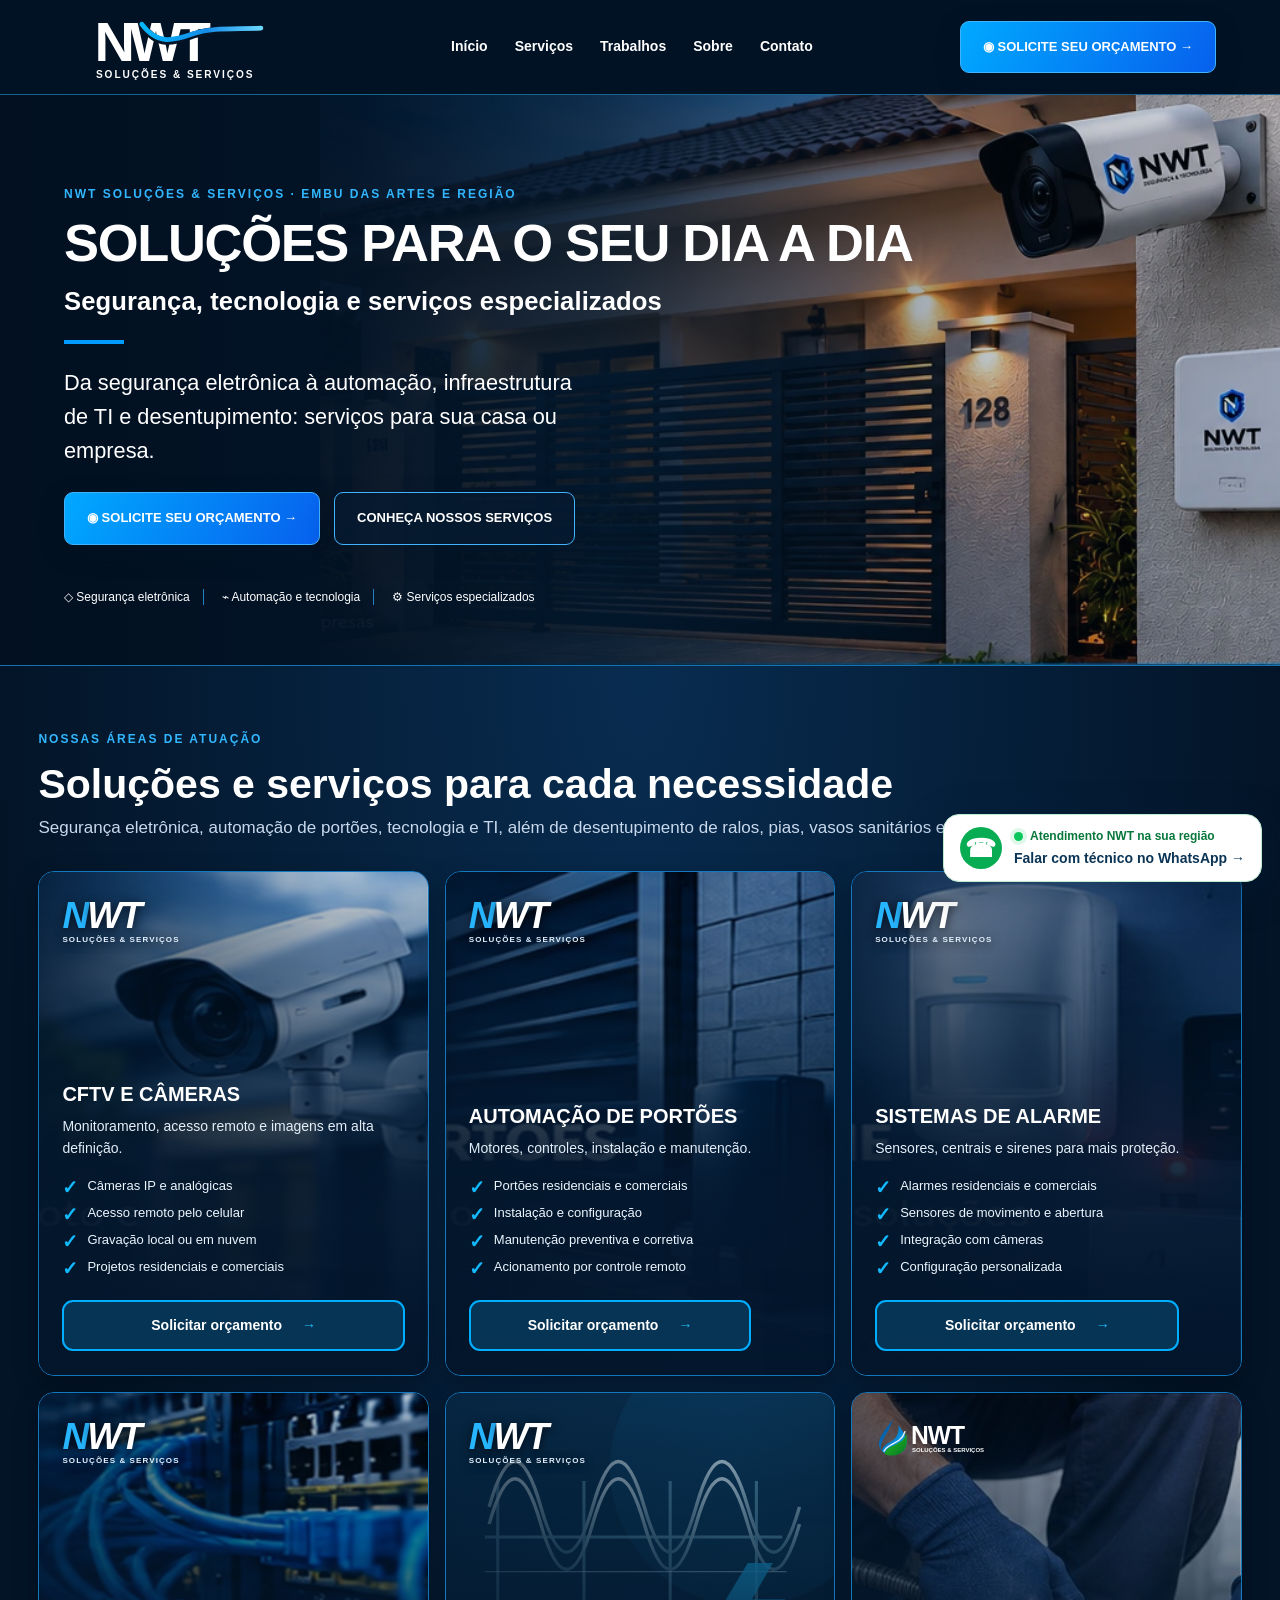
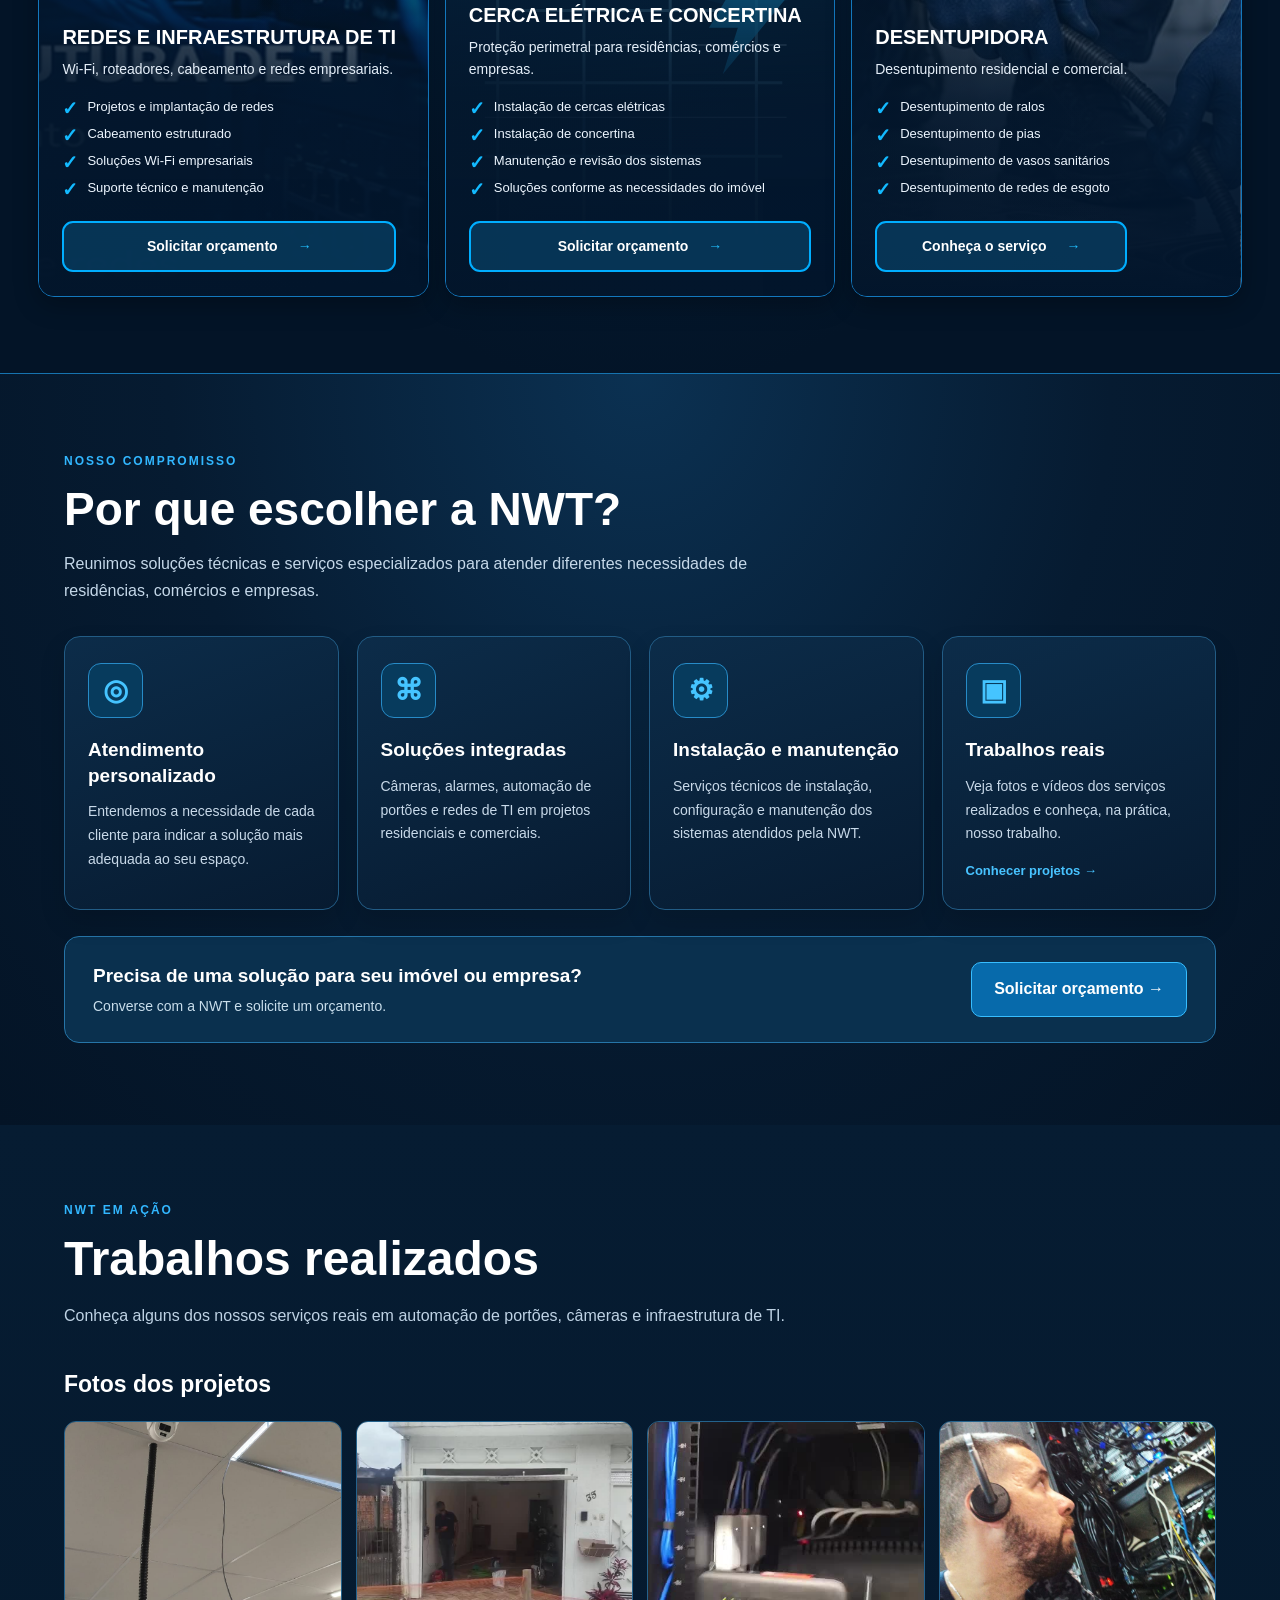
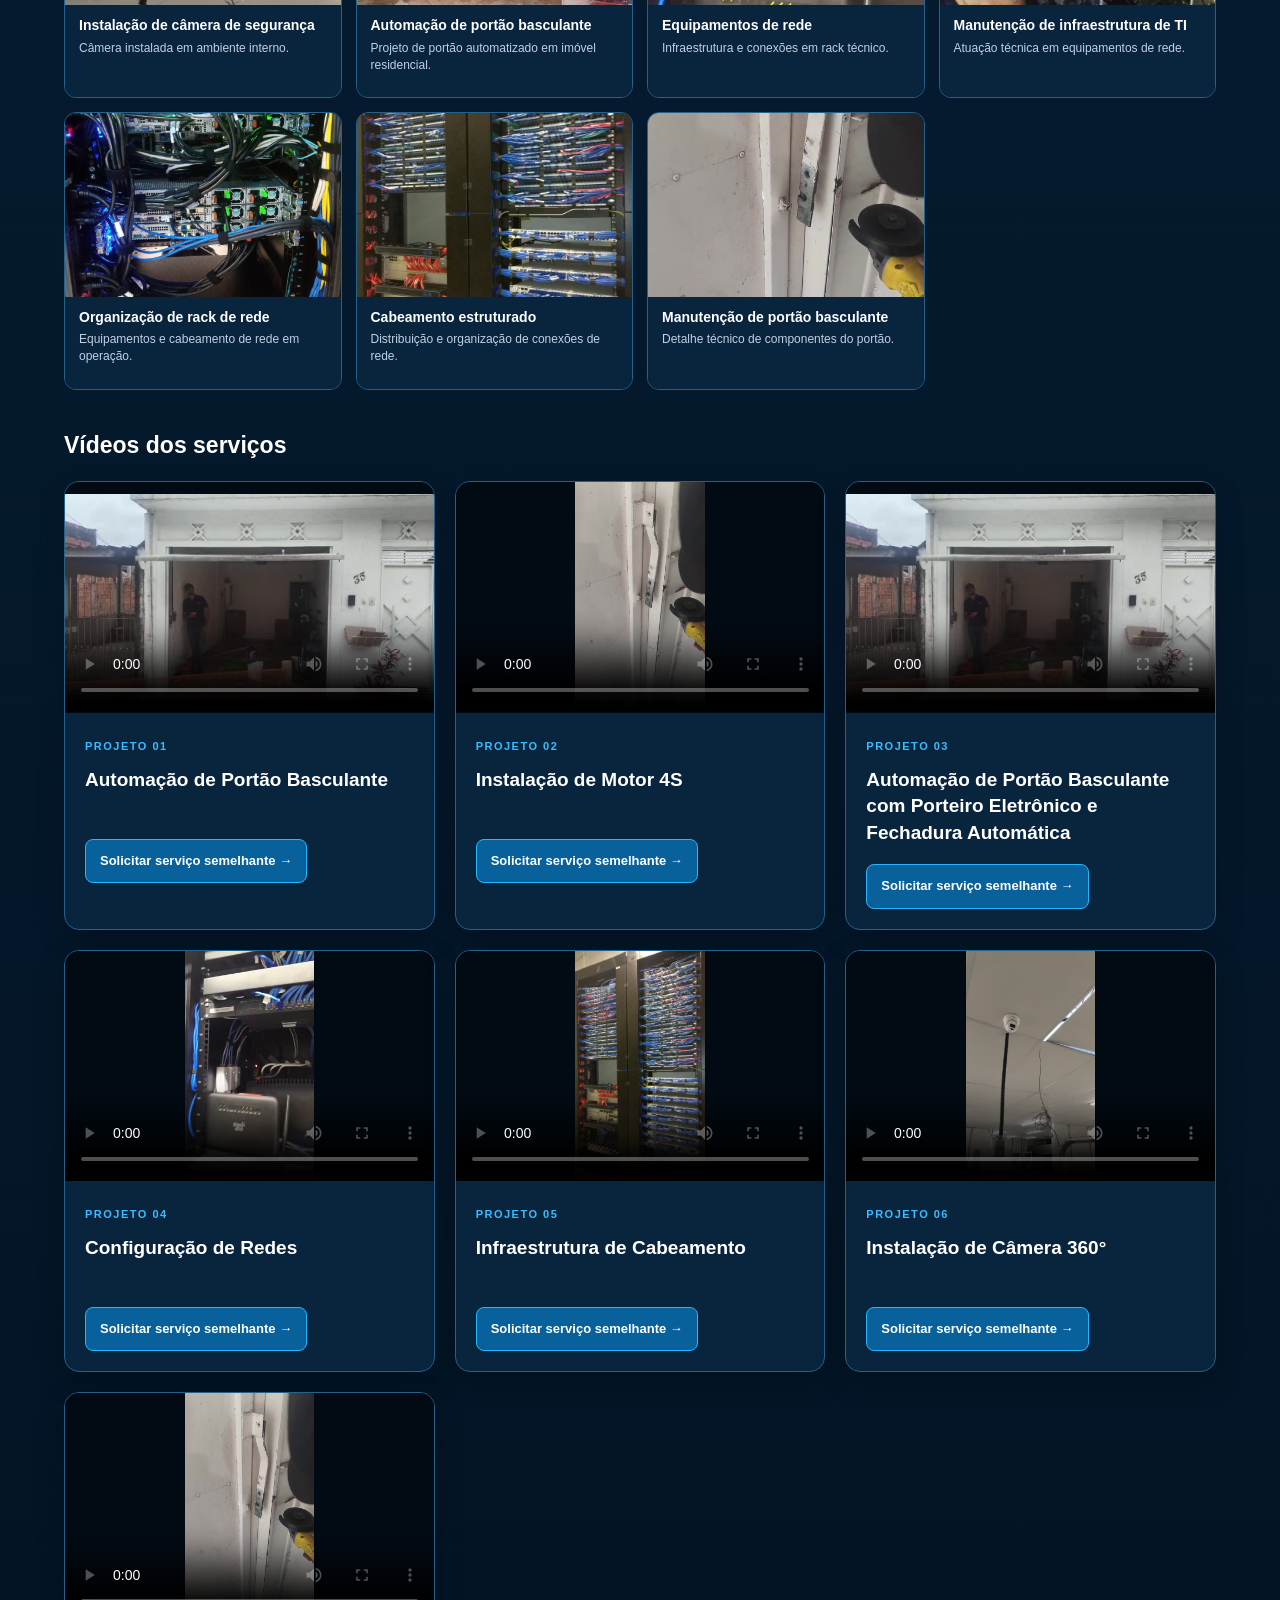
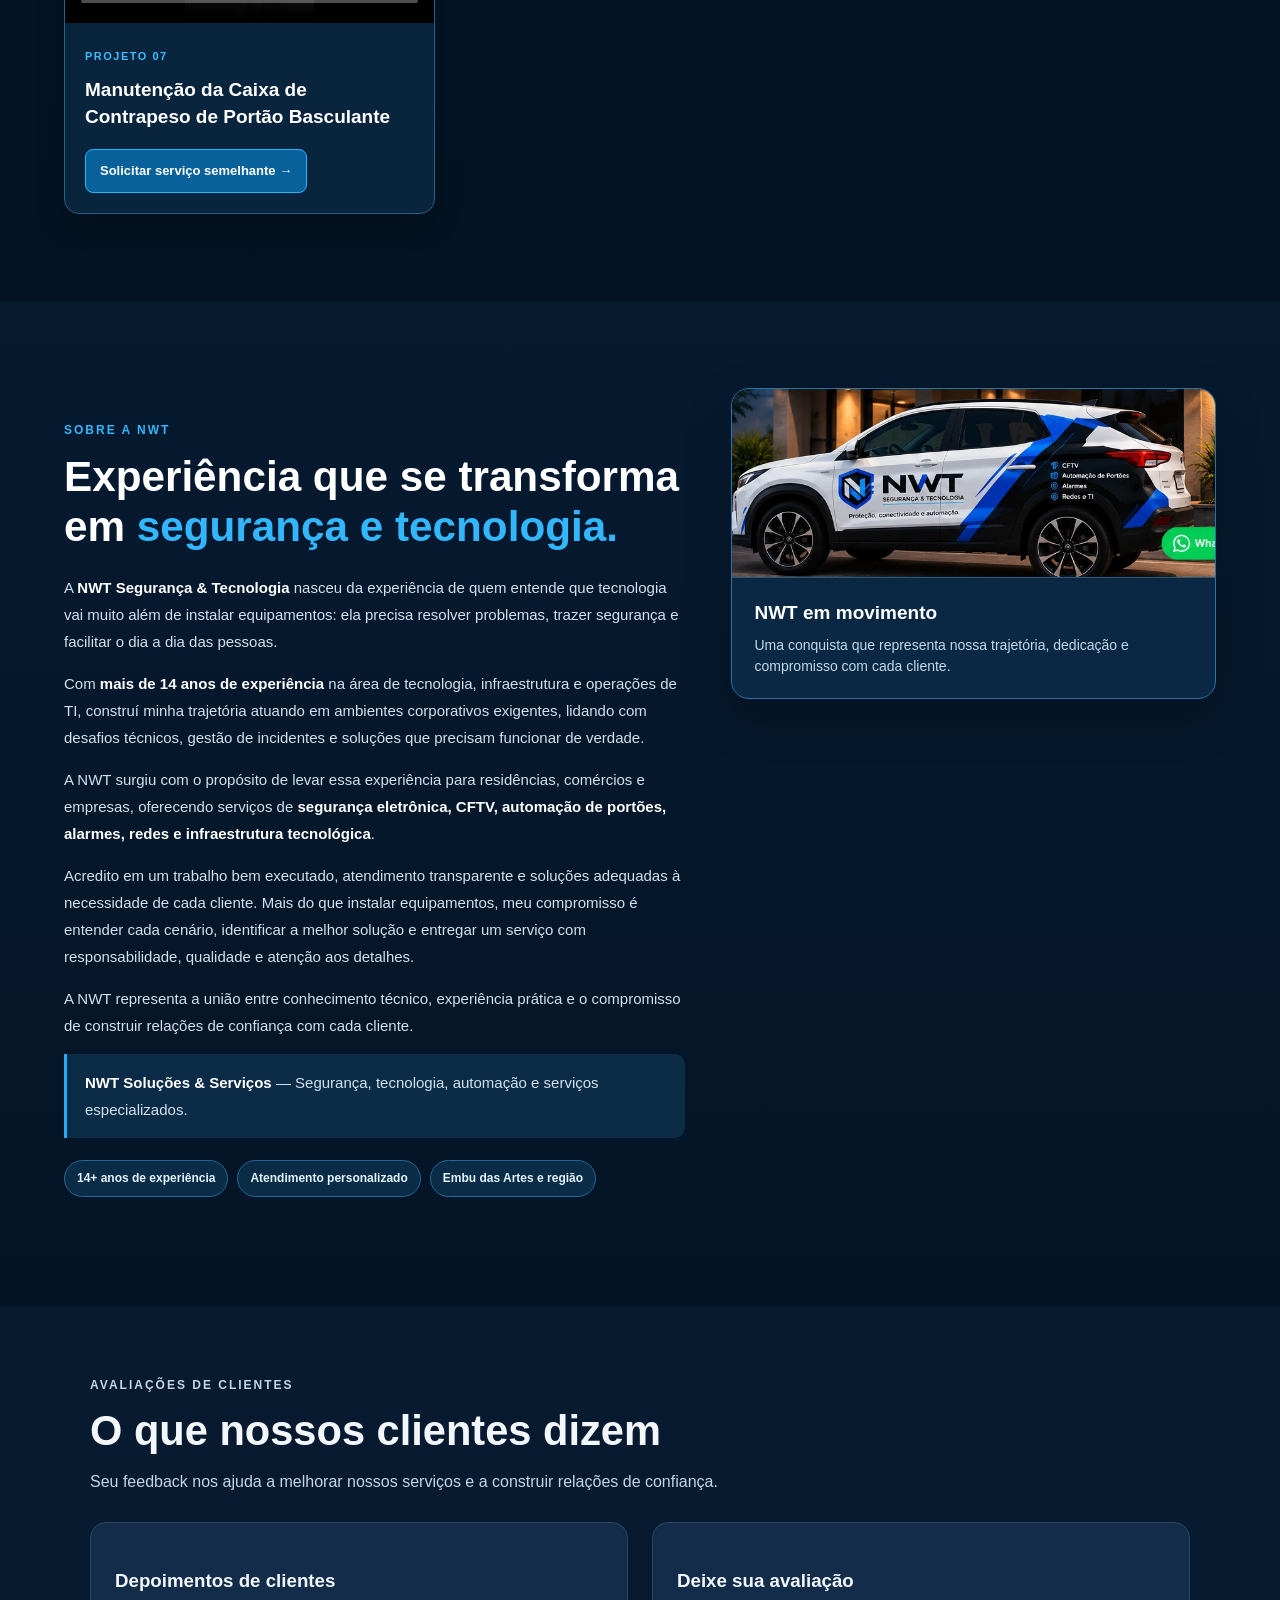
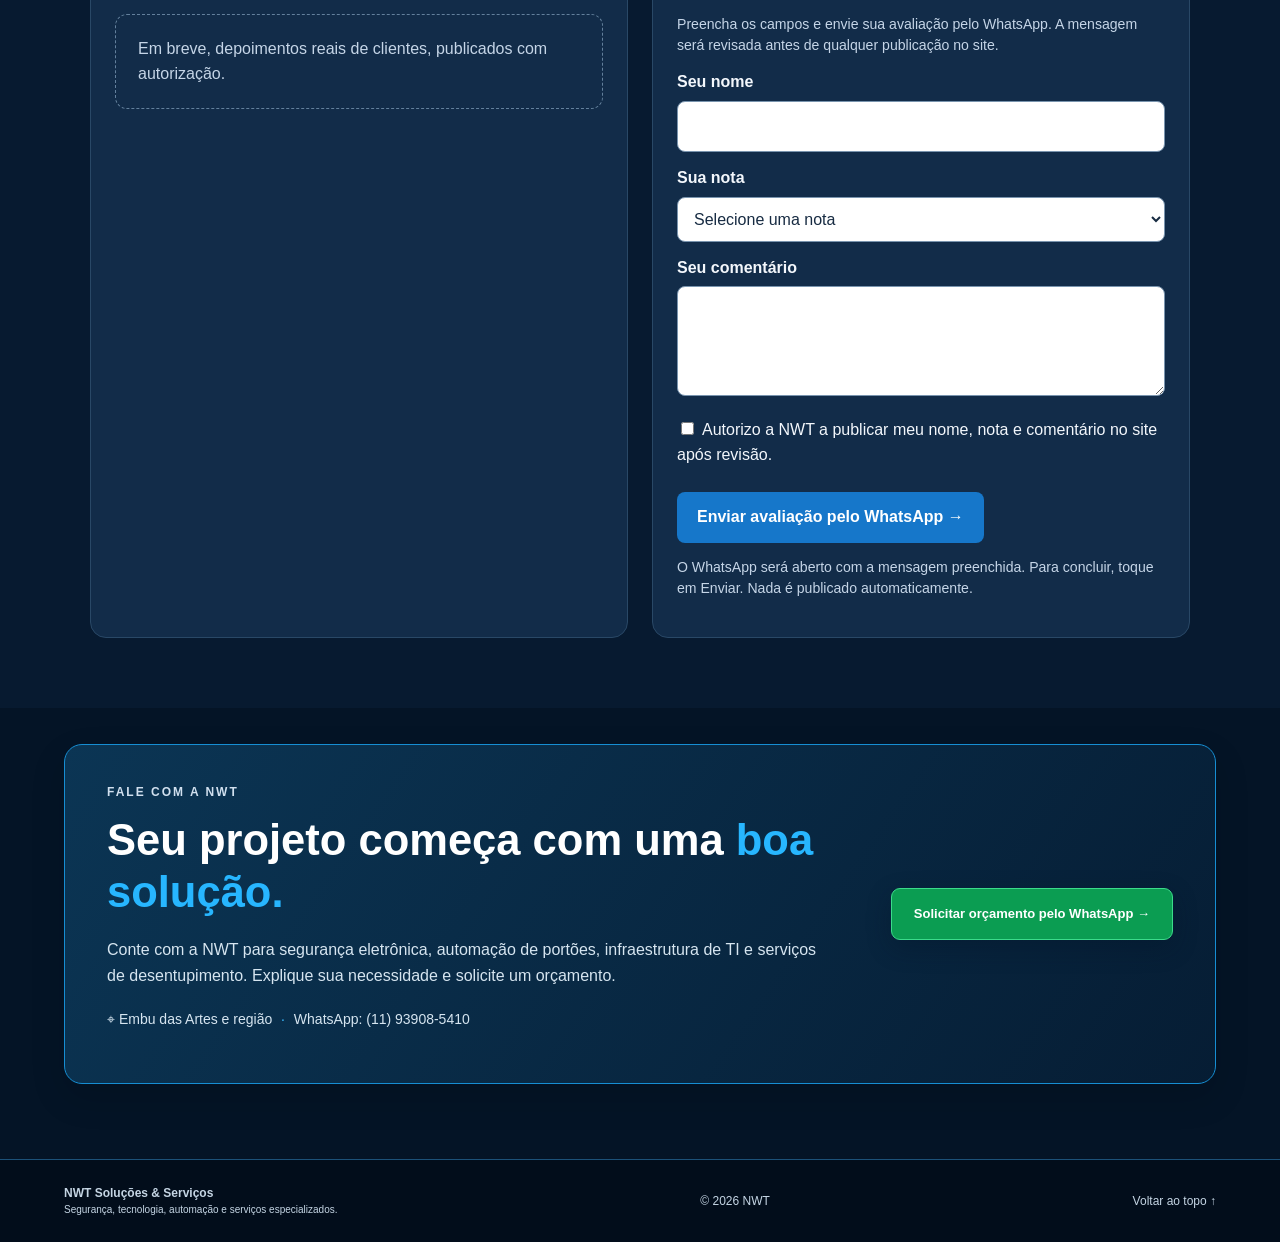
<file: index.html>
<!doctype html><html lang="pt-BR"><head><!-- Google tag (gtag.js) - Google Ads -->
<script async src="https://www.googletagmanager.com/gtag/js?id=AW-18544803493"></script>
<script>
  window.dataLayer = window.dataLayer || [];
  function gtag(){dataLayer.push(arguments);}
  gtag('js', new Date());
  gtag('config', 'AW-18544803493');
</script>
<script>
  // Google Ads: registra cliques nos links de contato via WhatsApp.
  document.addEventListener('click', function(event) {
    var link = event.target.closest('a[href*="wa.me/"], a[href*="api.whatsapp.com/"]');
    if (!link || typeof gtag !== 'function') return;
    gtag('event', 'conversion', {
      'send_to': 'AW-18544803493/QtA7CMyVm68dEKX97IpF'
    });
  });
</script>
<meta charset="utf-8"><meta name="viewport" content="width=device-width,initial-scale=1"><meta name="theme-color" content="#031427"><meta name="description" content="NWT Soluções & Serviços em Embu das Artes e região: segurança eletrônica, automação de portões, redes e infraestrutura de TI e desentupidora. Solicite orçamento."><title>NWT Soluções & Serviços | Segurança, Automação, TI e Desentupidora em Embu das Artes</title><link rel="canonical" href="https://nwtseguranca.com.br/"><meta property="og:type" content="website"><meta property="og:locale" content="pt_BR"><meta property="og:title" content="NWT Soluções & Serviços | Segurança, tecnologia, automação e serviços especializados"><meta property="og:description" content="Segurança eletrônica, automação de portões, redes de TI e serviços de desentupimento em Embu das Artes e região."><meta property="og:url" content="https://nwtseguranca.com.br/"><meta property="og:image" content="https://nwtseguranca.com.br/assets/Logo-NWT-Oficial.png"><meta name="twitter:card" content="summary"><script type="application/ld+json">{"@context":"https://schema.org","@type":"LocalBusiness","name":"NWT Segurança & Tecnologia","url":"https://nwtseguranca.com.br/","description":"Serviços de segurança eletrônica, câmeras CFTV, alarmes, cerca elétrica, concertina, automação de portões e infraestrutura de TI.","telephone":"+55 11 93908-5410","areaServed":{"@type":"Place","name":"Embu das Artes e região, São Paulo, Brasil"},"hasOfferCatalog":{"@type":"OfferCatalog","name":"NWT Soluções & Serviços","itemListElement":[{"@type":"OfferCatalog","name":"Câmeras CFTV"},{"@type":"OfferCatalog","name":"Alarmes"},{"@type":"OfferCatalog","name":"Automação de portões"},{"@type":"OfferCatalog","name":"Redes e infraestrutura de TI"},{"@type":"OfferCatalog","name":"Cerca elétrica e concertina"},{"@type":"OfferCatalog","name":"Desentupidora: ralos, pias, vasos sanitários e redes de esgoto"}]}}</script><link rel="icon" href="assets/Logo-NWT-Oficial.png" type="image/png"><link rel="stylesheet" href="styles.css?v=20261029-mobilefix2"><script src="script.js" defer></script></head><body><header class="header"><div class="wrap nav"><a href="#inicio" class="brand"><span class="brand-logo-lockup"><img src="assets/nwt-solucoes-servicos.svg?v=20261029" alt="NWT Soluções e Serviços" width="240" height="97"></span></a><button class="menu" aria-expanded="false" aria-label="Abrir menu">☰</button><nav id="links"><a href="#inicio">Início</a><a href="#servicos">Serviços</a><a href="#trabalhos">Trabalhos</a><a href="#sobre">Sobre</a><a href="#contato">Contato</a></nav><a class="btn navbtn" data-whatsapp href="#contato">◉ SOLICITE SEU ORÇAMENTO →</a></div></header><main><section class="hero" id="inicio"><img class="house" src="assets/casa-seguranca.webp" alt="Residência com portão automatizado e câmeras de segurança"><div class="shade"></div><div class="wrap hero-content"><p class="eyebrow">NWT SOLUÇÕES &amp; SERVIÇOS · EMBU DAS ARTES E REGIÃO</p><h1>SOLUÇÕES PARA O SEU DIA A DIA <span>Segurança, tecnologia e serviços especializados</span></h1><div class="rule"></div><p class="lead">Da segurança eletrônica à automação, infraestrutura de TI e desentupimento: serviços para sua casa ou empresa.</p><div class="actions"><a class="btn" data-whatsapp href="#contato">◉ SOLICITE SEU ORÇAMENTO →</a><a class="btn outline" href="#servicos">CONHEÇA NOSSOS SERVIÇOS</a></div><div class="features"><span>◇ Segurança eletrônica</span><span>⌁ Automação e tecnologia</span><span>⚙ Serviços especializados</span></div></div></section><section class="services" id="servicos"><div class="wrap"><p class="eyebrow">NOSSAS ÁREAS DE ATUAÇÃO</p><h2>Soluções e serviços para cada necessidade</h2><p class="services-subtitle">Segurança eletrônica, automação de portões, tecnologia e TI, além de desentupimento de ralos, pias, vasos sanitários e redes de esgoto.</p><div class="cards"><article class="service-card photo-card" style="--service-photo:url('assets/cftv.jpg')"><div class="service-brand"><strong>NWT</strong><small>SOLUÇÕES &amp; SERVIÇOS</small></div><div class="service-details"><h3>CFTV E CÂMERAS</h3><p>Monitoramento, acesso remoto e imagens em alta definição.</p><ul><li>Câmeras IP e analógicas</li><li>Acesso remoto pelo celular</li><li>Gravação local ou em nuvem</li><li>Projetos residenciais e comerciais</li></ul><a href="https://wa.me/5511939085410?text=Ol%C3%A1!%20Gostaria%20de%20solicitar%20um%20or%C3%A7amento%20de%20CFTV%20E%20C%C3%82MERAS." target="_blank" rel="noopener noreferrer">Solicitar orçamento <span aria-hidden="true">→</span></a></div></article><article class="service-card photo-card" style="--service-photo:url('assets/portoes.jpg')"><div class="service-brand"><strong>NWT</strong><small>SOLUÇÕES &amp; SERVIÇOS</small></div><div class="service-details"><h3>AUTOMAÇÃO DE PORTÕES</h3><p>Motores, controles, instalação e manutenção.</p><ul><li>Portões residenciais e comerciais</li><li>Instalação e configuração</li><li>Manutenção preventiva e corretiva</li><li>Acionamento por controle remoto</li></ul><a href="https://wa.me/5511939085410?text=Ol%C3%A1!%20Gostaria%20de%20solicitar%20um%20or%C3%A7amento%20de%20AUTOMA%C3%87%C3%83O%20DE%20PORT%C3%95ES." target="_blank" rel="noopener noreferrer">Solicitar orçamento <span aria-hidden="true">→</span></a></div></article><article class="service-card photo-card" style="--service-photo:url('assets/alarmes.jpg')"><div class="service-brand"><strong>NWT</strong><small>SOLUÇÕES &amp; SERVIÇOS</small></div><div class="service-details"><h3>SISTEMAS DE ALARME</h3><p>Sensores, centrais e sirenes para mais proteção.</p><ul><li>Alarmes residenciais e comerciais</li><li>Sensores de movimento e abertura</li><li>Integração com câmeras</li><li>Configuração personalizada</li></ul><a href="https://wa.me/5511939085410?text=Ol%C3%A1!%20Gostaria%20de%20solicitar%20um%20or%C3%A7amento%20de%20SISTEMAS%20DE%20ALARME." target="_blank" rel="noopener noreferrer">Solicitar orçamento <span aria-hidden="true">→</span></a></div></article><article class="service-card photo-card" style="--service-photo:url('assets/redes.jpg')"><div class="service-brand"><strong>NWT</strong><small>SOLUÇÕES &amp; SERVIÇOS</small></div><div class="service-details"><h3>REDES E INFRAESTRUTURA DE TI</h3><p>Wi-Fi, roteadores, cabeamento e redes empresariais.</p><ul><li>Projetos e implantação de redes</li><li>Cabeamento estruturado</li><li>Soluções Wi-Fi empresariais</li><li>Suporte técnico e manutenção</li></ul><a href="https://wa.me/5511939085410?text=Ol%C3%A1!%20Gostaria%20de%20solicitar%20um%20or%C3%A7amento%20de%20REDES%20E%20INFRAESTRUTURA%20DE%20TI." target="_blank" rel="noopener noreferrer">Solicitar orçamento <span aria-hidden="true">→</span></a></div></article><article class="service-card photo-card" style="--service-photo:url('assets/cerca-eletrica-concertina.svg')"><div class="service-brand"><strong>NWT</strong><small>SOLUÇÕES &amp; SERVIÇOS</small></div><div class="service-details"><h3>CERCA ELÉTRICA E CONCERTINA</h3><p>Proteção perimetral para residências, comércios e empresas.</p><ul><li>Instalação de cercas elétricas</li><li>Instalação de concertina</li><li>Manutenção e revisão dos sistemas</li><li>Soluções conforme as necessidades do imóvel</li></ul><a href="https://wa.me/5511939085410?text=Ol%C3%A1%21%20Gostaria%20de%20solicitar%20um%20or%C3%A7amento%20de%20cerca%20el%C3%A9trica%20e%20concertina." target="_blank" rel="noopener noreferrer">Solicitar orçamento <span aria-hidden="true">→</span></a></div></article><article class="service-card photo-card" style="--service-photo:url('assets/desentupidora.jpg')"><div class="service-brand"><img src="assets/logo-nwt-desentupidora-branco.svg" alt="NWT Soluções e Serviços" style="display:block;width:120px;max-width:100%;height:auto"></div><div class="service-details"><h3>DESENTUPIDORA</h3><p>Desentupimento residencial e comercial.</p><ul><li>Desentupimento de ralos</li><li>Desentupimento de pias</li><li>Desentupimento de vasos sanitários</li><li>Desentupimento de redes de esgoto</li></ul><a href="desentupidora/">Conheça o serviço <span aria-hidden="true">→</span></a></div></article></div></div></section><section class="why-nwt" id="diferenciais" aria-labelledby="why-title"><div class="wrap"><p class="eyebrow">NOSSO COMPROMISSO</p><h2 id="why-title">Por que escolher a NWT?</h2><p class="why-intro">Reunimos soluções técnicas e serviços especializados para atender diferentes necessidades de residências, comércios e empresas.</p><div class="why-grid"><article class="why-card"><span class="why-icon" aria-hidden="true">◎</span><h3>Atendimento personalizado</h3><p>Entendemos a necessidade de cada cliente para indicar a solução mais adequada ao seu espaço.</p></article><article class="why-card"><span class="why-icon" aria-hidden="true">⌘</span><h3>Soluções integradas</h3><p>Câmeras, alarmes, automação de portões e redes de TI em projetos residenciais e comerciais.</p></article><article class="why-card"><span class="why-icon" aria-hidden="true">⚙</span><h3>Instalação e manutenção</h3><p>Serviços técnicos de instalação, configuração e manutenção dos sistemas atendidos pela NWT.</p></article><article class="why-card"><span class="why-icon" aria-hidden="true">▣</span><h3>Trabalhos reais</h3><p>Veja fotos e vídeos dos serviços realizados e conheça, na prática, nosso trabalho.</p><a href="#trabalhos">Conhecer projetos →</a></article></div><div class="why-cta"><div><strong>Precisa de uma solução para seu imóvel ou empresa?</strong><span>Converse com a NWT e solicite um orçamento.</span></div><a href="https://wa.me/5511939085410?text=Ol%C3%A1%21%20Gostaria%20de%20solicitar%20um%20or%C3%A7amento." target="_blank" rel="noopener noreferrer">Solicitar orçamento →</a></div></div></section><section class="portfolio" id="trabalhos"><div class="wrap"><p class="eyebrow">NWT EM AÇÃO</p><h2>Trabalhos realizados</h2><p class="portfolio-intro">Conheça alguns dos nossos serviços reais em automação de portões, câmeras e infraestrutura de TI.</p><h3 class="portfolio-subheading">Fotos dos projetos</h3><div class="work-photos"><a class="work-photo" href="assets/NWT-Portfolio-Completo/projeto_01.jpg" target="_blank" rel="noopener noreferrer" aria-label="Ampliar: Instalação de câmera de segurança"><img src="assets/NWT-Portfolio-Completo/projeto_01.jpg" loading="lazy" alt="Instalação de câmera de segurança"><span class="work-photo-caption"><strong>Instalação de câmera de segurança</strong><small>Câmera instalada em ambiente interno.</small></span></a><a class="work-photo" href="assets/NWT-Portfolio-Completo/projeto_02.jpg" target="_blank" rel="noopener noreferrer" aria-label="Ampliar: Automação de portão basculante"><img src="assets/NWT-Portfolio-Completo/projeto_02.jpg" loading="lazy" alt="Automação de portão basculante"><span class="work-photo-caption"><strong>Automação de portão basculante</strong><small>Projeto de portão automatizado em imóvel residencial.</small></span></a><a class="work-photo" href="assets/NWT-Portfolio-Completo/projeto_05.jpg" target="_blank" rel="noopener noreferrer" aria-label="Ampliar: Equipamentos de rede"><img src="assets/NWT-Portfolio-Completo/projeto_05.jpg" loading="lazy" alt="Equipamentos de rede"><span class="work-photo-caption"><strong>Equipamentos de rede</strong><small>Infraestrutura e conexões em rack técnico.</small></span></a><a class="work-photo" href="assets/NWT-Portfolio-Completo/projeto_09.jpg" target="_blank" rel="noopener noreferrer" aria-label="Ampliar: Manutenção de infraestrutura de TI"><img src="assets/NWT-Portfolio-Completo/projeto_09.jpg" loading="lazy" alt="Manutenção de infraestrutura de TI"><span class="work-photo-caption"><strong>Manutenção de infraestrutura de TI</strong><small>Atuação técnica em equipamentos de rede.</small></span></a><a class="work-photo" href="assets/NWT-Portfolio-Completo/projeto_10.jpg" target="_blank" rel="noopener noreferrer" aria-label="Ampliar: Organização de rack de rede"><img src="assets/NWT-Portfolio-Completo/projeto_10.jpg" loading="lazy" alt="Organização de rack de rede"><span class="work-photo-caption"><strong>Organização de rack de rede</strong><small>Equipamentos e cabeamento de rede em operação.</small></span></a><a class="work-photo" href="assets/NWT-Portfolio-Completo/projeto_12.jpg" target="_blank" rel="noopener noreferrer" aria-label="Ampliar: Cabeamento estruturado"><img src="assets/NWT-Portfolio-Completo/projeto_12.jpg" loading="lazy" alt="Cabeamento estruturado"><span class="work-photo-caption"><strong>Cabeamento estruturado</strong><small>Distribuição e organização de conexões de rede.</small></span></a><a class="work-photo" href="assets/NWT-Portfolio-Completo/foto_adicional.jpg" target="_blank" rel="noopener noreferrer" aria-label="Ampliar: Manutenção de portão basculante"><img src="assets/NWT-Portfolio-Completo/foto_adicional.jpg" loading="lazy" alt="Manutenção de portão basculante"><span class="work-photo-caption"><strong>Manutenção de portão basculante</strong><small>Detalhe técnico de componentes do portão.</small></span></a></div><h3 class="portfolio-subheading">Vídeos dos serviços</h3><div class="work-grid"><article class="work-card"><video controls preload="metadata" playsinline poster="assets/NWT-Portfolio-Completo/projeto_02.jpg" data-video-cover="true" aria-label="Automação de Portão Basculante"><source src="assets/NWT-Portfolio-Completo/video_01.mp4" type="video/mp4">Seu navegador não suporta vídeos.</video><div class="work-info"><span>PROJETO 01</span><h3>Automação de Portão Basculante</h3><a target="_blank" rel="noopener noreferrer" href="https://wa.me/5511939085410?text=Ol%C3%A1!%20Gostaria%20de%20solicitar%20um%20or%C3%A7amento%20para%20Automa%C3%A7%C3%A3o%20de%20Port%C3%A3o%20Basculante.">Solicitar serviço semelhante →</a></div></article><article class="work-card"><video controls preload="metadata" playsinline poster="assets/NWT-Portfolio-Completo/foto_adicional.jpg" data-video-cover="true" aria-label="Instalação de Motor 4S"><source src="assets/NWT-Portfolio-Completo/video_02.mp4" type="video/mp4">Seu navegador não suporta vídeos.</video><div class="work-info"><span>PROJETO 02</span><h3>Instalação de Motor 4S</h3><a target="_blank" rel="noopener noreferrer" href="https://wa.me/5511939085410?text=Ol%C3%A1!%20Gostaria%20de%20solicitar%20um%20or%C3%A7amento%20para%20Instala%C3%A7%C3%A3o%20de%20Motor%204S.">Solicitar serviço semelhante →</a></div></article><article class="work-card"><video controls preload="metadata" playsinline poster="assets/NWT-Portfolio-Completo/projeto_02.jpg" data-video-cover="true" aria-label="Automação de Portão Basculante com Porteiro Eletrônico e Fechadura Automática"><source src="assets/NWT-Portfolio-Completo/video_03.mp4" type="video/mp4">Seu navegador não suporta vídeos.</video><div class="work-info"><span>PROJETO 03</span><h3>Automação de Portão Basculante com Porteiro Eletrônico e Fechadura Automática</h3><a target="_blank" rel="noopener noreferrer" href="https://wa.me/5511939085410?text=Ol%C3%A1!%20Gostaria%20de%20solicitar%20um%20or%C3%A7amento%20para%20Automa%C3%A7%C3%A3o%20de%20Port%C3%A3o%20Basculante%20com%20Porteiro%20Eletr%C3%B4nico%20e%20Fechadura%20Autom%C3%A1tica.">Solicitar serviço semelhante →</a></div></article><article class="work-card"><video controls preload="metadata" playsinline poster="assets/NWT-Portfolio-Completo/projeto_05.jpg" data-video-cover="true" aria-label="Configuração de Redes"><source src="assets/NWT-Portfolio-Completo/video_04.mp4" type="video/mp4">Seu navegador não suporta vídeos.</video><div class="work-info"><span>PROJETO 04</span><h3>Configuração de Redes</h3><a target="_blank" rel="noopener noreferrer" href="https://wa.me/5511939085410?text=Ol%C3%A1!%20Gostaria%20de%20solicitar%20um%20or%C3%A7amento%20para%20Configura%C3%A7%C3%A3o%20de%20Redes.">Solicitar serviço semelhante →</a></div></article><article class="work-card"><video controls preload="metadata" playsinline poster="assets/NWT-Portfolio-Completo/projeto_12.jpg" data-video-cover="true" aria-label="Infraestrutura de Cabeamento"><source src="assets/NWT-Portfolio-Completo/video_05.mp4" type="video/mp4">Seu navegador não suporta vídeos.</video><div class="work-info"><span>PROJETO 05</span><h3>Infraestrutura de Cabeamento</h3><a target="_blank" rel="noopener noreferrer" href="https://wa.me/5511939085410?text=Ol%C3%A1!%20Gostaria%20de%20solicitar%20um%20or%C3%A7amento%20para%20Infraestrutura%20de%20Cabeamento.">Solicitar serviço semelhante →</a></div></article><article class="work-card"><video controls preload="metadata" playsinline poster="assets/NWT-Portfolio-Completo/projeto_01.jpg" data-video-cover="true" aria-label="Instalação de Câmera 360°"><source src="assets/NWT-Portfolio-Completo/video_06.mp4" type="video/mp4">Seu navegador não suporta vídeos.</video><div class="work-info"><span>PROJETO 06</span><h3>Instalação de Câmera 360°</h3><a target="_blank" rel="noopener noreferrer" href="https://wa.me/5511939085410?text=Ol%C3%A1!%20Gostaria%20de%20solicitar%20um%20or%C3%A7amento%20para%20Instala%C3%A7%C3%A3o%20de%20C%C3%A2mera%20360%C2%B0.">Solicitar serviço semelhante →</a></div></article><article class="work-card"><video controls preload="metadata" playsinline poster="assets/NWT-Portfolio-Completo/foto_adicional.jpg" data-video-cover="true" aria-label="Manutenção da Caixa de Contrapeso de Portão Basculante"><source src="assets/NWT-Portfolio-Completo/video_07.mp4" type="video/mp4">Seu navegador não suporta vídeos.</video><div class="work-info"><span>PROJETO 07</span><h3>Manutenção da Caixa de Contrapeso de Portão Basculante</h3><a target="_blank" rel="noopener noreferrer" href="https://wa.me/5511939085410?text=Ol%C3%A1!%20Gostaria%20de%20solicitar%20um%20or%C3%A7amento%20para%20Manuten%C3%A7%C3%A3o%20da%20Caixa%20de%20Contrapeso%20de%20Port%C3%A3o%20Basculante.">Solicitar serviço semelhante →</a></div></article></div></div></section><section class="about about-story" id="sobre"><div class="wrap aboutgrid"><div class="about-copy"><p class="eyebrow">SOBRE A NWT</p><h2>Experiência que se transforma em <span>segurança e tecnologia.</span></h2><p>A <strong>NWT Segurança &amp; Tecnologia</strong> nasceu da experiência de quem entende que tecnologia vai muito além de instalar equipamentos: ela precisa resolver problemas, trazer segurança e facilitar o dia a dia das pessoas.</p><p>Com <strong>mais de 14 anos de experiência</strong> na área de tecnologia, infraestrutura e operações de TI, construí minha trajetória atuando em ambientes corporativos exigentes, lidando com desafios técnicos, gestão de incidentes e soluções que precisam funcionar de verdade.</p><p>A NWT surgiu com o propósito de levar essa experiência para residências, comércios e empresas, oferecendo serviços de <strong>segurança eletrônica, CFTV, automação de portões, alarmes, redes e infraestrutura tecnológica</strong>.</p><p>Acredito em um trabalho bem executado, atendimento transparente e soluções adequadas à necessidade de cada cliente. Mais do que instalar equipamentos, meu compromisso é entender cada cenário, identificar a melhor solução e entregar um serviço com responsabilidade, qualidade e atenção aos detalhes.</p><p>A NWT representa a união entre conhecimento técnico, experiência prática e o compromisso de construir relações de confiança com cada cliente.</p><p class="about-signature"><strong>NWT Soluções &amp; Serviços</strong> — Segurança, tecnologia, automação e serviços especializados.</p><div class="about-highlights"><span>14+ anos de experiência</span><span>Atendimento personalizado</span><span>Embu das Artes e região</span></div></div><figure class="about-vehicle"><img src="assets/fastback-nwt.webp" alt="Veículo da NWT Segurança e Tecnologia, marco da trajetória da empresa" loading="lazy"><figcaption><strong>NWT em movimento</strong><span>Uma conquista que representa nossa trajetória, dedicação e compromisso com cada cliente.</span></figcaption></figure></div></section><section id="avaliacoes" class="nwt-reviews"><style>
.nwt-reviews{background:#071a30;color:#f3f7fc;padding:70px 20px}.nwt-reviews .reviews-inner{max-width:1100px;margin:auto}.nwt-reviews h2{font-size:clamp(1.8rem,4vw,2.6rem);margin:8px 0 12px}.nwt-reviews p{color:#c5d5e7}.nwt-reviews .reviews-grid{display:grid;grid-template-columns:1fr 1fr;gap:24px;margin-top:28px}.nwt-reviews .reviews-panel{background:#122c49;border:1px solid #294866;border-radius:16px;padding:24px}.nwt-reviews label{display:block;margin:14px 0 6px;font-weight:600}.nwt-reviews input,.nwt-reviews select,.nwt-reviews textarea{box-sizing:border-box;width:100%;border:1px solid #7994ae;border-radius:8px;padding:12px;font:inherit;background:#fff;color:#172b42}.nwt-reviews textarea{min-height:110px;resize:vertical}.nwt-reviews button{background:#1677ca;color:white;border:0;border-radius:8px;padding:13px 20px;margin-top:18px;font:inherit;font-weight:700;cursor:pointer}.nwt-reviews .review-note{font-size:.88rem;line-height:1.5}.nwt-reviews .reviews-empty{border:1px dashed #63809c;border-radius:12px;padding:22px;color:#c5d5e7}.nwt-reviews .review-entry{border-bottom:1px solid #36516c;padding:14px 0}.nwt-reviews .review-entry strong{color:#fff}.nwt-reviews .review-stars{color:#f5bf4c}@media(max-width:740px){.nwt-reviews .reviews-grid{grid-template-columns:1fr}.nwt-reviews{padding:48px 16px}}
</style><div class="reviews-inner"><p class="eyebrow">AVALIAÇÕES DE CLIENTES</p><h2>O que nossos clientes dizem</h2><p>Seu feedback nos ajuda a melhorar nossos serviços e a construir relações de confiança.</p><div class="reviews-grid"><div class="reviews-panel"><h3>Depoimentos de clientes</h3><div id="depoimentos-publicados" class="reviews-empty">Em breve, depoimentos reais de clientes, publicados com autorização.</div></div><div class="reviews-panel"><h3>Deixe sua avaliação</h3><p class="review-note">Preencha os campos e envie sua avaliação pelo WhatsApp. A mensagem será revisada antes de qualquer publicação no site.</p><form id="nwt-review-form"><label for="review-name">Seu nome</label><input id="review-name" name="nome" maxlength="80" autocomplete="name" required><label for="review-rating">Sua nota</label><select id="review-rating" name="nota" required><option value="">Selecione uma nota</option><option value="5">★★★★★ — 5 estrelas</option><option value="4">★★★★☆ — 4 estrelas</option><option value="3">★★★☆☆ — 3 estrelas</option><option value="2">★★☆☆☆ — 2 estrelas</option><option value="1">★☆☆☆☆ — 1 estrela</option></select><label for="review-message">Seu comentário</label><textarea id="review-message" name="comentario" maxlength="1000" required></textarea><label style="font-weight:400"><input type="checkbox" id="review-consent" required style="width:auto;margin-right:8px">Autorizo a NWT a publicar meu nome, nota e comentário no site após revisão.</label><button type="submit">Enviar avaliação pelo WhatsApp →</button><p class="review-note">O WhatsApp será aberto com a mensagem preenchida. Para concluir, toque em Enviar. Nada é publicado automaticamente.</p></form></div></div></div><script>
document.getElementById('nwt-review-form').addEventListener('submit',function(e){e.preventDefault();if(!this.reportValidity())return;var name=document.getElementById('review-name').value.trim();var rating=document.getElementById('review-rating').value;var message=document.getElementById('review-message').value.trim();if(!name||!rating||!message)return;var body='Avaliação de cliente - NWT\\nNome: '+name+'\\nNota: '+rating+'/5 estrelas\\nComentário: '+message+'\\nAutorizo a publicação após revisão: Sim';window.open('https://wa.me/5511939085410?text='+encodeURIComponent(body),'_blank','noopener,noreferrer');});
</script></section><section class="contact contact-refresh" id="contato"><div class="wrap contactbox"><div class="contact-copy"><p class="eyebrow">FALE COM A NWT</p><h2>Seu projeto começa com uma <em>boa solução.</em></h2><p>Conte com a NWT para segurança eletrônica, automação de portões, infraestrutura de TI e serviços de desentupimento. Explique sua necessidade e solicite um orçamento.</p><p class="contact-region">⌖ Embu das Artes e região <span>·</span> WhatsApp: (11) 93908-5410</p></div><a class="btn contact-whatsapp" href="https://wa.me/5511939085410?text=Ol%C3%A1%21%20Gostaria%20de%20solicitar%20um%20or%C3%A7amento." target="_blank" rel="noopener noreferrer">Solicitar orçamento pelo WhatsApp →</a></div></section></main><script>/* Capa real de cada vídeo: captura o primeiro quadro disponível; a foto permanece como alternativa. */document.addEventListener("DOMContentLoaded",()=>{document.querySelectorAll("video[data-video-cover]").forEach(video=>{const source=video.querySelector("source");if(!source)return;const probe=document.createElement("video");probe.muted=true;probe.preload="auto";probe.playsInline=true;probe.src=source.src;probe.addEventListener("loadedmetadata",()=>{try{probe.currentTime=Math.min(.25,Math.max(0,probe.duration-.05))}catch(e){}},{once:true});probe.addEventListener("seeked",()=>{try{if(probe.videoWidth&&probe.videoHeight){const canvas=document.createElement("canvas");canvas.width=Math.min(800,probe.videoWidth);canvas.height=Math.round(canvas.width*probe.videoHeight/probe.videoWidth);canvas.getContext("2d").drawImage(probe,0,0,canvas.width,canvas.height);video.poster=canvas.toDataURL("image/jpeg",.78)}}catch(e){}probe.removeAttribute("src");probe.load()},{once:true});probe.load()})})</script><footer><div class="wrap foot"><span><strong>NWT Soluções &amp; Serviços</strong><small>Segurança, tecnologia, automação e serviços especializados.</small></span><span>© <span id="year">2026</span> NWT</span><a href="#inicio">Voltar ao topo ↑</a></div></footer><a class="float float-contact" data-whatsapp href="#contato" aria-label="Falar com técnico no WhatsApp — atendimento NWT na sua região"><span class="float-contact-icon" aria-hidden="true">☎</span><span class="float-contact-copy"><span class="float-contact-status"><span class="float-contact-dot" aria-hidden="true"></span>Atendimento NWT na sua região</span><span class="float-contact-action">Falar com técnico no WhatsApp →</span></span></a></body></html>
</file>
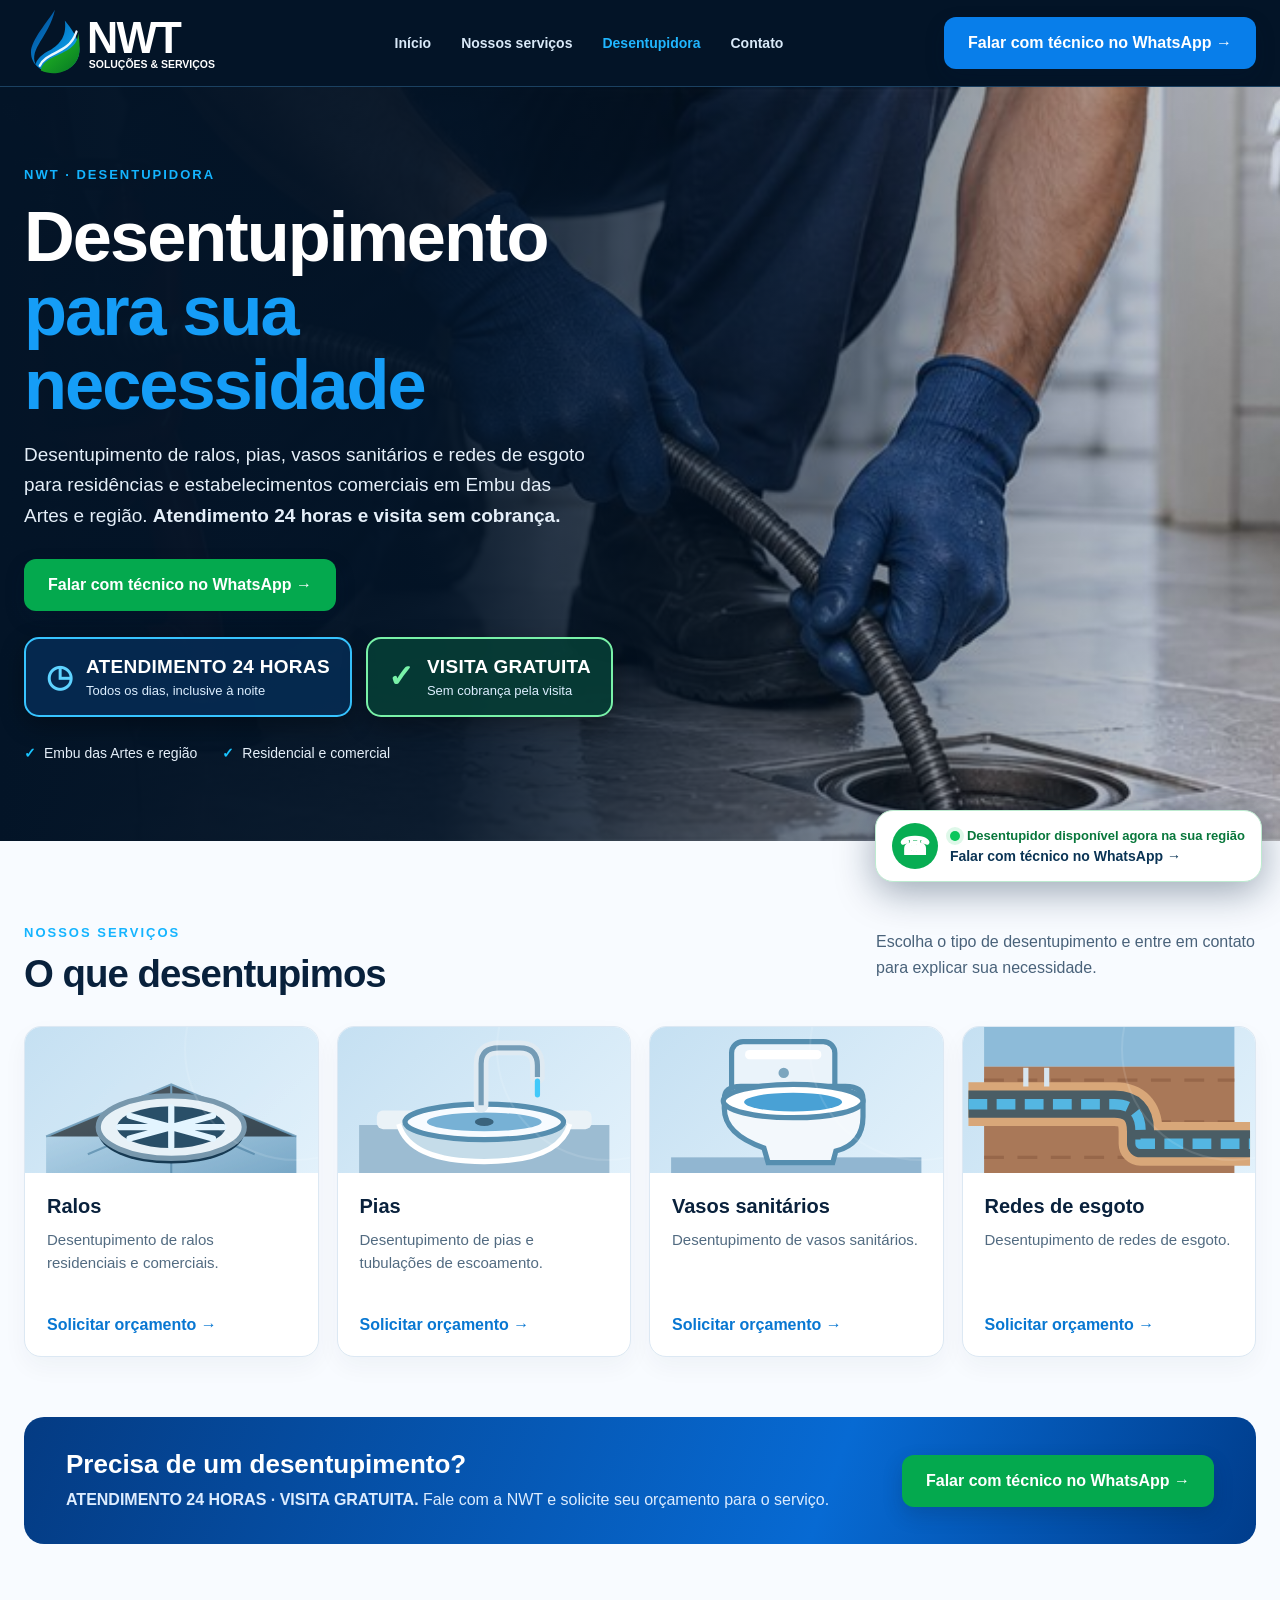
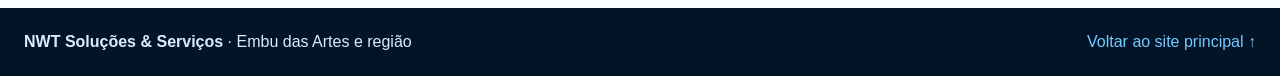
<file: desentupidora/index.html>
<!doctype html><html lang="pt-BR"><head><meta charset="utf-8"><meta name="viewport" content="width=device-width,initial-scale=1"><meta name="theme-color" content="#031427"><meta name="description" content="Desentupidora NWT em Embu das Artes e região. Atendimento 24 horas, visita gratuita e desentupimento de ralos, pias, vasos sanitários e redes de esgoto. Solicite orçamento."><title>Desentupidora em Embu das Artes | NWT Soluções & Serviços</title><link rel="canonical" href="https://nwtseguranca.com.br/desentupidora/"><link rel="icon" href="../assets/Logo-NWT-Oficial.png"><script async src="https://www.googletagmanager.com/gtag/js?id=AW-18544803493"></script><script>window.dataLayer=window.dataLayer||[];function gtag(){dataLayer.push(arguments)}gtag('js',new Date());gtag('config','AW-18544803493');</script><style>*{box-sizing:border-box}html{scroll-behavior:smooth}body{margin:0;font-family:Arial,Helvetica,sans-serif;color:#09213c;background:#f8fbff}a{text-decoration:none}.wrap{width:min(1240px,calc(100% - 48px));margin:auto}.top{background:#031427;border-bottom:1px solid #1b4161}.nav{min-height:86px;display:flex;align-items:center;justify-content:space-between;gap:20px}.logo{width:210px;max-width:40vw;height:auto}.navlinks{display:flex;gap:30px;align-items:center}.navlinks a{color:#d9e9f8;font-weight:600;font-size:14px}.navlinks a.active{color:#20b6ff}.btn{display:inline-flex;align-items:center;justify-content:center;gap:12px;background:#087eea;color:white;border-radius:12px;padding:17px 24px;font-weight:800;box-shadow:0 8px 20px #001b3730}.btn:hover{filter:brightness(1.1)}.btn-green{background:#04a94e}.hero{position:relative;isolation:isolate;min-height:480px;background:#031427;color:white;display:flex;align-items:center;overflow:hidden}.hero:before{content:"";position:absolute;inset:0;background:linear-gradient(90deg,#031427 0%,#031427f2 34%,#03142788 65%,#03142720 100%),url('../assets/desentupidora.jpg') center 45%/cover no-repeat;z-index:-1}.hero-inner{padding:80px 0}.eyebrow{color:#14b4ff;font-size:13px;letter-spacing:2px;font-weight:900;text-transform:uppercase}.hero h1{font-size:clamp(40px,5.5vw,72px);line-height:1.05;letter-spacing:-2px;max-width:680px;margin:18px 0}.hero h1 span{color:#159df7}.hero p{font-size:19px;line-height:1.6;max-width:575px;color:#e5eff9;margin:0 0 28px}.hero-highlights{display:flex;flex-wrap:wrap;gap:14px;margin:26px 0 8px}.highlight{display:flex;align-items:center;gap:13px;padding:17px 20px;border-radius:15px;border:2px solid #37c4ff;background:#062b51ed;box-shadow:0 8px 25px #0005}.highlight-visit{border-color:#79f2a8;background:#063c35ed}.highlight-icon{font-size:31px;font-weight:900;color:#5fd3ff;line-height:1}.highlight-visit .highlight-icon{color:#79f2a8}.highlight strong{display:block;color:#fff;font-size:19px;letter-spacing:.3px}.highlight small{display:block;color:#dceeff;font-size:13px;margin-top:5px}.hero-notes{display:flex;gap:25px;flex-wrap:wrap;margin-top:28px;color:#e5eff9;font-size:14px}.hero-notes span:before{content:"✓";color:#19c4ff;margin-right:8px;font-weight:900}.services{padding:72px 0 60px}.section-head{display:flex;align-items:end;justify-content:space-between;gap:30px;margin-bottom:30px}.section-head h2{font-size:clamp(30px,3vw,43px);margin:12px 0 0;letter-spacing:-1px}.section-head p{max-width:380px;color:#49627a;line-height:1.6}.cards{display:grid;grid-template-columns:repeat(4,minmax(0,1fr));gap:18px}.card{background:#fff;border:1px solid #dce8f3;border-radius:17px;overflow:hidden;box-shadow:0 10px 25px #0a2e4b0b}.card-art{height:146px;background:linear-gradient(135deg,#092a4b,#087fe5);display:flex;align-items:center;justify-content:center;position:relative;overflow:hidden}.card-art:after{content:"";width:220px;height:220px;border:2px solid #ffffff1c;border-radius:50%;position:absolute;right:-90px;top:-90px}.card-art svg{height:100%;width:100%;display:block}.card-art{background:linear-gradient(135deg,#c5e0f2,#e2f1fb)}.card-body{padding:22px}.card h3{font-size:20px;margin:0 0 10px}.card p{color:#526b81;font-size:15px;line-height:1.55;margin:0;min-height:70px}.card a{display:inline-block;margin-top:18px;color:#0877d2;font-weight:800}.cta{margin:0 auto 64px;border-radius:20px;background:linear-gradient(110deg,#043b83,#076ad3 65%,#003d8c);color:white;padding:32px 42px;display:flex;justify-content:space-between;align-items:center;gap:30px}.cta h2{font-size:26px;margin:0 0 8px}.cta p{margin:0;color:#dcecff;line-height:1.5}.footer{background:#031427;color:#dcecff;padding:25px 0}.footer .wrap{display:flex;justify-content:space-between;gap:15px;flex-wrap:wrap}.footer a{color:#74c9ff}@media(max-width:900px){.navlinks{display:none}.cards{grid-template-columns:repeat(2,1fr)}.section-head{display:block}.hero:before{background:linear-gradient(90deg,#031427ee,#0314279e),url('../assets/desentupidora.jpg') center/cover}}@media(max-width:600px){.wrap{width:calc(100% - 32px)}.nav{min-height:72px}.logo{width:155px}.nav>.btn{padding:12px;font-size:11px}.hero{min-height:510px}.hero-inner{padding:60px 0}.hero h1{letter-spacing:-1px}.hero p{font-size:17px}.hero-highlights{flex-direction:column;gap:10px}.highlight{padding:14px 16px}.highlight strong{font-size:17px}.hero-notes{gap:10px}.cards{grid-template-columns:1fr}.card-art{height:115px}.card p{min-height:0}.cta{padding:26px;display:block}.cta .btn{margin-top:22px;width:100%;font-size:13px}.services{padding:52px 0}}.floating-whatsapp{position:fixed;right:18px;bottom:18px;z-index:100;display:flex;align-items:center;gap:12px;max-width:min(390px,calc(100vw - 28px));background:#fff;color:#10344b;border:1px solid #bdebd0;border-radius:18px;padding:12px 16px;box-shadow:0 10px 38px #001d3860;text-decoration:none}.floating-whatsapp:hover{transform:translateY(-2px)}.floating-wa-icon{display:grid;place-items:center;width:46px;height:46px;flex:0 0 46px;border-radius:50%;background:#08ad53;color:#fff;font-size:25px;font-weight:900}.floating-wa-copy{display:flex;flex-direction:column;gap:5px}.floating-wa-status{display:flex;align-items:center;gap:7px;font-size:13px;font-weight:800;color:#08773b}.floating-wa-dot{width:10px;height:10px;border-radius:50%;background:#0ac65b;box-shadow:0 0 0 4px #0ac65b22}.floating-wa-action{font-size:14px;font-weight:800;color:#0b3455}@media(max-width:600px){.floating-whatsapp{right:12px;bottom:12px;left:12px;max-width:none;padding:11px 13px;border-radius:15px}.floating-wa-icon{width:40px;height:40px;flex-basis:40px;font-size:23px}.floating-wa-status{font-size:12px}.floating-wa-action{font-size:13px}.footer{padding-bottom:110px}}</style></head><body><header class="top"><div class="wrap nav"><a href="../" aria-label="NWT - Página inicial"><img class="logo" src="../assets/logo-nwt-desentupidora-branco.svg" alt="NWT Soluções e Serviços"></a><nav class="navlinks" aria-label="Navegação"><a href="../">Início</a><a href="#servicos">Nossos serviços</a><a class="active" href="#inicio">Desentupidora</a><a href="#contato">Contato</a></nav><a class="btn" href="https://wa.me/5511939085410?text=Ol%C3%A1%21%20Vim%20pelo%20site%20da%20NWT%20e%20gostaria%20de%20solicitar%20um%20or%C3%A7amento%20para%20desentupimento." data-whatsapp-direct="true">Falar com técnico no WhatsApp →</a></div></header><main><section class="hero" id="inicio"><div class="wrap hero-inner"><div class="eyebrow">NWT · Desentupidora</div><h1>Desentupimento<br><span>para sua necessidade</span></h1><p>Desentupimento de ralos, pias, vasos sanitários e redes de esgoto para residências e estabelecimentos comerciais em Embu das Artes e região. <strong>Atendimento 24 horas e visita sem cobrança.</strong></p><a class="btn btn-green" href="https://wa.me/5511939085410?text=Ol%C3%A1%21%20Vim%20pelo%20site%20da%20NWT%20e%20gostaria%20de%20solicitar%20um%20or%C3%A7amento%20para%20desentupimento." data-whatsapp-direct="true">Falar com técnico no WhatsApp →</a><div class="hero-highlights" aria-label="Diferenciais do atendimento"><div class="highlight highlight-hours"><span class="highlight-icon" aria-hidden="true">◷</span><span><strong>ATENDIMENTO 24 HORAS</strong><small>Todos os dias, inclusive à noite</small></span></div><div class="highlight highlight-visit"><span class="highlight-icon" aria-hidden="true">✓</span><span><strong>VISITA GRATUITA</strong><small>Sem cobrança pela visita</small></span></div></div><div class="hero-notes"><span>Embu das Artes e região</span><span>Residencial e comercial</span></div></div></section><section class="services" id="servicos"><div class="wrap"><div class="section-head"><div><div class="eyebrow">Nossos serviços</div><h2>O que desentupimos</h2></div><p>Escolha o tipo de desentupimento e entre em contato para explicar sua necessidade.</p></div><div class="cards"><article class="card"><div class="card-art"><svg viewBox="0 0 240 140" role="img" aria-label="Ilustração de ralo de piso"><defs><linearGradient id="floor" x2="1" y2="1"><stop stop-color="#c8e3f4"/><stop offset="1" stop-color="#79a8c7"/></linearGradient></defs><path d="M0 105L120 55L240 105V140H0Z" fill="url(#floor)"/><path d="M0 105L120 55L240 105M120 55V140M40 122L160 71M200 122L80 71" stroke="#467c9e" stroke-width="2" opacity=".6"/><ellipse cx="120" cy="101" rx="70" ry="30" fill="#173a53"/><ellipse cx="120" cy="96" rx="70" ry="30" fill="#e7f1f7" stroke="#7898ad" stroke-width="5"/><ellipse cx="120" cy="96" rx="52" ry="20" fill="#294f68"/><g stroke="#e3f5ff" stroke-width="6" stroke-linecap="round"><path d="M80 85L160 107M80 107L160 85M120 77V115M70 96H170"/></g></svg></div><div class="card-body"><h3>Ralos</h3><p>Desentupimento de ralos residenciais e comerciais.</p><a href="https://wa.me/5511939085410?text=Ol%C3%A1%2C%20NWT!%20Gostaria%20de%20solicitar%20um%20or%C3%A7amento%20para%20desentupimento%20de%20ralos." data-whatsapp-direct="true">Solicitar orçamento →</a></div></article><article class="card"><div class="card-art"><svg viewBox="0 0 240 140" role="img" aria-label="Ilustração de pia com torneira"><rect x="0" y="94" width="240" height="46" fill="#9cbcd2"/><rect x="17" y="80" width="206" height="18" rx="6" fill="#eaf2f7"/><path d="M38 93Q48 129 120 129Q192 129 202 93" fill="#c5dce9" stroke="#fff" stroke-width="5"/><ellipse cx="120" cy="91" rx="76" ry="17" fill="#f7fbff" stroke="#568eaf" stroke-width="5"/><ellipse cx="120" cy="91" rx="55" ry="9" fill="#77b1d5"/><ellipse cx="120" cy="91" rx="9" ry="4" fill="#3a637d"/><path d="M117 75V35Q117 20 134 20H154Q171 20 171 37V48" fill="none" stroke="#dfeaf2" stroke-width="14" stroke-linecap="round"/><path d="M117 75V35Q117 20 134 20H154Q171 20 171 37V48" fill="none" stroke="#759cb6" stroke-width="5"/><path d="M171 52V65" stroke="#42c9fa" stroke-width="5" stroke-linecap="round"/></svg></div><div class="card-body"><h3>Pias</h3><p>Desentupimento de pias e tubulações de escoamento.</p><a href="https://wa.me/5511939085410?text=Ol%C3%A1%2C%20NWT!%20Gostaria%20de%20solicitar%20um%20or%C3%A7amento%20para%20desentupimento%20de%20pias." data-whatsapp-direct="true">Solicitar orçamento →</a></div></article><article class="card"><div class="card-art"><svg viewBox="0 0 240 140" role="img" aria-label="Ilustração de vaso sanitário"><rect x="0" y="125" width="240" height="15" fill="#91b6d1"/><rect x="58" y="14" width="99" height="60" rx="11" fill="#eaf3fa" stroke="#568eaf" stroke-width="5"/><rect x="71" y="22" width="73" height="9" rx="4" fill="#fff"/><circle cx="108" cy="44" r="5" fill="#7ba5be"/><path d="M51 69Q51 57 67 57H167Q184 57 184 69V86Q184 112 158 119L155 130H93L89 116Q51 103 51 78Z" fill="#f3f8fc" stroke="#568eaf" stroke-width="5"/><ellipse cx="117" cy="71" rx="67" ry="16" fill="#fff" stroke="#568eaf" stroke-width="5"/><ellipse cx="117" cy="72" rx="47" ry="9" fill="#49a1d5"/></svg></div><div class="card-body"><h3>Vasos sanitários</h3><p>Desentupimento de vasos sanitários.</p><a href="https://wa.me/5511939085410?text=Ol%C3%A1%2C%20NWT!%20Gostaria%20de%20solicitar%20um%20or%C3%A7amento%20para%20desentupimento%20de%20vasos%20sanit%C3%A1rios." data-whatsapp-direct="true">Solicitar orçamento →</a></div></article><article class="card"><div class="card-art"><svg viewBox="0 0 240 140" role="img" aria-label="Ilustração de rede de esgoto subterrânea"><rect x="0" y="0" width="240" height="38" fill="#8dbbd9"/><rect x="0" y="38" width="240" height="102" fill="#a97858"/><path d="M0 51H240M0 91H240M0 125H240" stroke="#87573d" stroke-width="3" stroke-dasharray="19 13" opacity=".5"/><path d="M-15 74H125Q150 74 150 100V112H255" fill="none" stroke="#d8a779" stroke-width="42" stroke-linejoin="round"/><path d="M-15 74H125Q150 74 150 100V112H255" fill="none" stroke="#4a5d65" stroke-width="26" stroke-linejoin="round"/><path d="M-15 74H125Q150 74 150 100V112H255" fill="none" stroke="#54b6e2" stroke-width="10" stroke-linejoin="round" stroke-dasharray="18 9"/><path d="M40 39V57M60 39V57" stroke="#d7e5ef" stroke-width="5"/></svg></div><div class="card-body"><h3>Redes de esgoto</h3><p>Desentupimento de redes de esgoto.</p><a href="https://wa.me/5511939085410?text=Ol%C3%A1%2C%20NWT!%20Gostaria%20de%20solicitar%20um%20or%C3%A7amento%20para%20desentupimento%20de%20redes%20de%20esgoto." data-whatsapp-direct="true">Solicitar orçamento →</a></div></article></div></div></section><section class="wrap cta" id="contato"><div><h2>Precisa de um desentupimento?</h2><p><strong>ATENDIMENTO 24 HORAS · VISITA GRATUITA.</strong> Fale com a NWT e solicite seu orçamento para o serviço.</p></div><a class="btn btn-green" href="https://wa.me/5511939085410?text=Ol%C3%A1%21%20Vim%20pelo%20site%20da%20NWT%20e%20gostaria%20de%20solicitar%20um%20or%C3%A7amento%20para%20desentupimento." data-whatsapp-direct="true">Falar com técnico no WhatsApp →</a></section></main><footer class="footer"><div class="wrap"><span><strong>NWT Soluções &amp; Serviços</strong> · Embu das Artes e região</span><a href="../">Voltar ao site principal ↑</a></div></footer><a class="floating-whatsapp" href="https://wa.me/5511939085410?text=Ol%C3%A1%21%20Vim%20pelo%20site%20da%20NWT%20e%20gostaria%20de%20solicitar%20um%20or%C3%A7amento%20para%20desentupimento." data-whatsapp-direct="true" aria-label="Falar com técnico no WhatsApp. Desentupidor disponível agora na sua região"><span class="floating-wa-icon" aria-hidden="true">☎</span><span class="floating-wa-copy"><span class="floating-wa-status"><span class="floating-wa-dot" aria-hidden="true"></span>Desentupidor disponível agora na sua região</span><span class="floating-wa-action">Falar com técnico no WhatsApp →</span></span></a><script>(function(){const phone="5511939085410";const message="Ol%C3%A1%21%20Vim%20pelo%20site%20da%20NWT%20e%20gostaria%20de%20solicitar%20um%20or%C3%A7amento%20para%20desentupimento.";document.querySelectorAll('a[data-whatsapp-direct]').forEach(function(link){link.addEventListener("click",function(event){if(typeof gtag==="function"){gtag('event','conversion',{'send_to':'AW-18544803493/3xBZCKP19LEdEKX97IpF'});}const ua=navigator.userAgent||"";const isAndroid=/Android/i.test(ua);const isIOS=/iPhone|iPad|iPod/i.test(ua);if(!isAndroid&&!isIOS)return;event.preventDefault();const fallback=link.href;const selectedMessage=new URL(link.href).searchParams.get("text")||decodeURIComponent(message);const encodedMessage=encodeURIComponent(selectedMessage);if(isAndroid){const intent="intent://send?phone="+phone+"&text="+encodedMessage+"#Intent;scheme=whatsapp;package=com.whatsapp;S.browser_fallback_url="+encodeURIComponent(fallback)+";end";window.location.href=intent;}else{const deep="whatsapp://send?phone="+phone+"&text="+encodedMessage;let left=false;const onVisibility=function(){if(document.hidden)left=true};document.addEventListener("visibilitychange",onVisibility,{once:true});window.location.href=deep;setTimeout(function(){if(!left&&!document.hidden)window.location.href=fallback;document.removeEventListener("visibilitychange",onVisibility)},1400);}})});})();</script></body></html>
</file>
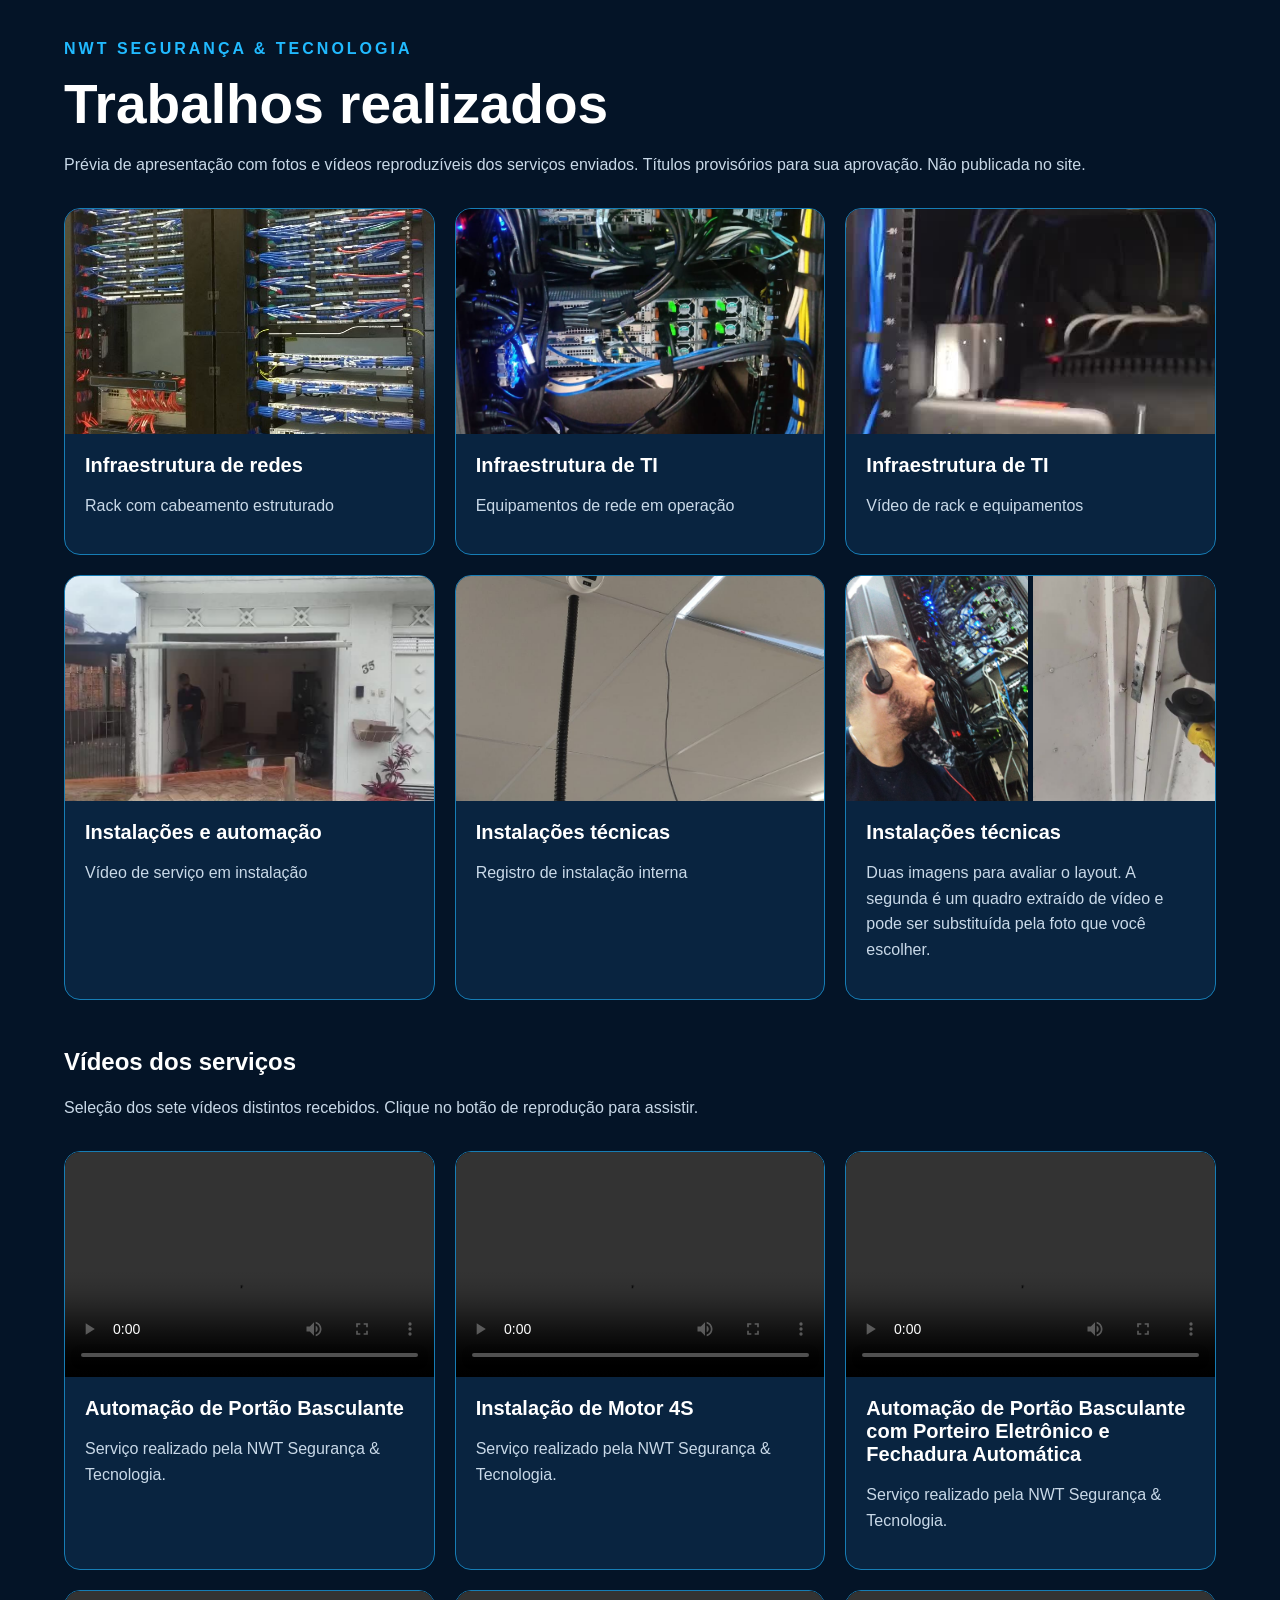
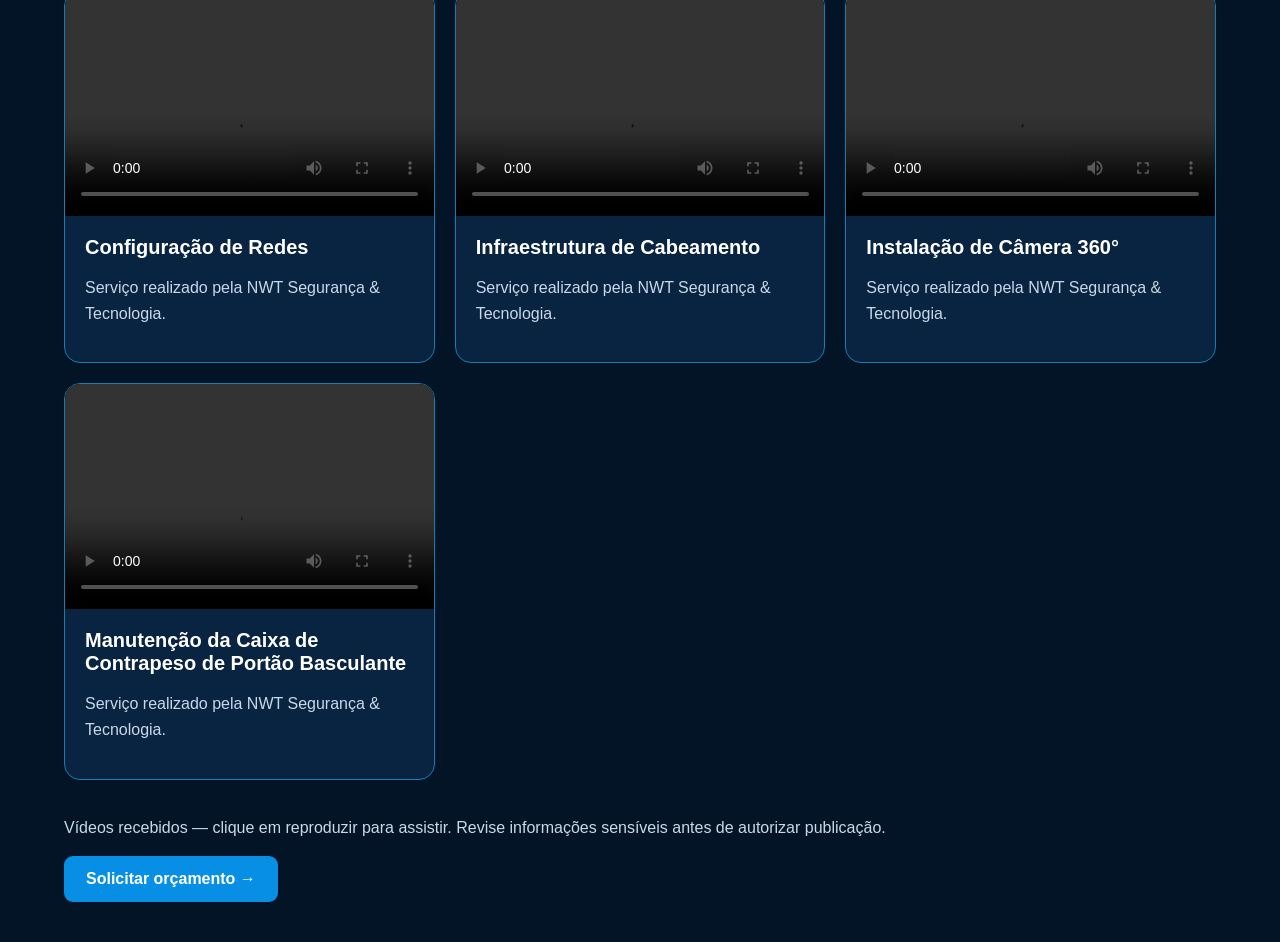
<file: assets/NWT-Portfolio-Completo/index.html>
<!doctype html><html lang="pt-BR"><head><meta charset="utf-8"><meta name="viewport" content="width=device-width,initial-scale=1"><title>Prévia | Trabalhos NWT</title><style>*{box-sizing:border-box}body{margin:0;background:#041427;color:white;font:16px Arial,sans-serif}.wrap{max-width:1200px;margin:auto;padding:40px 24px}.kicker{color:#21baff;font-weight:bold;letter-spacing:3px}h1{font-size:clamp(30px,5vw,55px);margin:14px 0}p{color:#c9d9e8;line-height:1.6}.grid{display:grid;grid-template-columns:repeat(3,1fr);gap:20px;margin-top:30px}.card{border:1px solid #167db5;border-radius:16px;overflow:hidden;background:#092440}.card img,.card video{width:100%;height:225px;object-fit:cover;background:#000;display:block}.card div{padding:20px}.duas-fotos{display:grid;grid-template-columns:1fr 1fr;gap:5px;background:#041427}.card .duas-fotos{padding:0}.duas-fotos img{height:225px;min-width:0}.card h2{font-size:20px;margin:0}.cta{display:inline-block;background:#078fe5;padding:14px 22px;border-radius:9px;color:white;text-decoration:none;font-weight:bold}@media(max-width:800px){.grid{grid-template-columns:repeat(2,1fr)}}@media(max-width:520px){.grid{grid-template-columns:1fr}}</style></head><body><main class="wrap"><div class="kicker">NWT SEGURANÇA &amp; TECNOLOGIA</div><h1>Trabalhos realizados</h1><p>Prévia de apresentação com fotos e vídeos reproduzíveis dos serviços enviados. Títulos provisórios para sua aprovação. Não publicada no site.</p><section class="grid"><article class="card"><img src="projeto_12.jpg" alt="Registro real de serviço NWT"><div><h2>Infraestrutura de redes</h2><p>Rack com cabeamento estruturado</p></div></article><article class="card"><img src="projeto_10.jpg" alt="Registro real de serviço NWT"><div><h2>Infraestrutura de TI</h2><p>Equipamentos de rede em operação</p></div></article><article class="card"><img src="projeto_05.jpg" alt="Registro real de serviço NWT"><div><h2>Infraestrutura de TI</h2><p>Vídeo de rack e equipamentos</p></div></article><article class="card"><img src="projeto_02.jpg" alt="Registro real de serviço NWT"><div><h2>Instalações e automação</h2><p>Vídeo de serviço em instalação</p></div></article><article class="card"><img src="projeto_01.jpg" alt="Registro real de serviço NWT"><div><h2>Instalações técnicas</h2><p>Registro de instalação interna</p></div></article><article class="card"><div class="duas-fotos"><img src="projeto_09.jpg" alt="Primeira foto de instalação técnica"><img src="foto_adicional.jpg" alt="Foto adicional extraída de um vídeo de serviço"></div><div><h2>Instalações técnicas</h2><p>Duas imagens para avaliar o layout. A segunda é um quadro extraído de vídeo e pode ser substituída pela foto que você escolher.</p></div></article></section><h2 style="margin-top:48px">Vídeos dos serviços</h2><p>Seleção dos sete vídeos distintos recebidos. Clique no botão de reprodução para assistir.</p><section class="grid"><article class="card"><video controls playsinline preload="metadata" src="video_01.mp4"></video><div><h2>Automação de Portão Basculante</h2><p>Serviço realizado pela NWT Segurança &amp; Tecnologia.</p></div></article><article class="card"><video controls playsinline preload="metadata" src="video_02.mp4"></video><div><h2>Instalação de Motor 4S</h2><p>Serviço realizado pela NWT Segurança &amp; Tecnologia.</p></div></article><article class="card"><video controls playsinline preload="metadata" src="video_03.mp4"></video><div><h2>Automação de Portão Basculante com Porteiro Eletrônico e Fechadura Automática</h2><p>Serviço realizado pela NWT Segurança &amp; Tecnologia.</p></div></article><article class="card"><video controls playsinline preload="metadata" src="video_04.mp4"></video><div><h2>Configuração de Redes</h2><p>Serviço realizado pela NWT Segurança &amp; Tecnologia.</p></div></article><article class="card"><video controls playsinline preload="metadata" src="video_05.mp4"></video><div><h2>Infraestrutura de Cabeamento</h2><p>Serviço realizado pela NWT Segurança &amp; Tecnologia.</p></div></article><article class="card"><video controls playsinline preload="metadata" src="video_06.mp4"></video><div><h2>Instalação de Câmera 360°</h2><p>Serviço realizado pela NWT Segurança &amp; Tecnologia.</p></div></article><article class="card"><video controls playsinline preload="metadata" src="video_07.mp4"></video><div><h2>Manutenção da Caixa de Contrapeso de Portão Basculante</h2><p>Serviço realizado pela NWT Segurança &amp; Tecnologia.</p></div></article></section><p style="margin-top:35px">Vídeos recebidos — clique em reproduzir para assistir. Revise informações sensíveis antes de autorizar publicação.</p><a class="cta" href="https://wa.me/5511958568951">Solicitar orçamento →</a></main></body></html>
</file>
<file: styles.css>
:root{--blue:#009bff;--navy:#031427;--light:#eff7ff}*{box-sizing:border-box}html{scroll-behavior:smooth;scroll-padding-top:90px}body{margin:0;background:var(--navy);color:#fff;font:16px/1.55 Arial,Helvetica,sans-serif}a{color:inherit;text-decoration:none}img{max-width:100%;display:block}.wrap{width:min(1320px,90%);margin:auto}.header{position:sticky;top:0;z-index:20;background:#031326f5;border-bottom:1px solid #196391;backdrop-filter:blur(12px)}.nav{min-height:86px;display:flex;align-items:center;justify-content:space-between;gap:22px}.brand{display:flex;align-items:center;gap:10px;flex-shrink:0}.brand span b{display:block;font-size:38px;line-height:.9;letter-spacing:-2px}.brand small{display:block;font-size:9px;letter-spacing:.6px;margin-top:7px;font-weight:bold}.nav nav{display:flex;gap:27px;font-size:14px;font-weight:bold}.nav nav a:hover{color:var(--blue)}.btn{display:inline-flex;align-items:center;justify-content:center;background:linear-gradient(120deg,#00a9ff,#0760ed);border:1px solid #42b4ff;border-radius:9px;padding:15px 22px;font-size:13px;font-weight:800;box-shadow:0 8px 24px #00142755;transition:transform .2s}.btn:hover{transform:translateY(-2px)}.menu{display:none}.hero{min-height:570px;position:relative;display:flex;align-items:center;overflow:hidden;background:#061e37}.house{position:absolute;inset:0 0 0 auto;width:75%;height:100%;object-fit:cover;object-position:center}.shade{position:absolute;inset:0;background:linear-gradient(90deg,#021020 0%,#021326f5 28%,#031a30d0 47%,#03172a44 77%,#03172a11)}.hero-content{position:relative;z-index:1;padding:65px 0 35px}.hero-content>*{max-width:650px}.eyebrow{color:#32b7ff;font-weight:900;font-size:12px;letter-spacing:2px;margin:0 0 12px}.hero h1{font-size:clamp(82px,10vw,145px);letter-spacing:-8px;line-height:.82;margin:0 0 20px;font-weight:900}.hero h1 span{display:block;font-size:clamp(20px,2.3vw,32px);letter-spacing:0;line-height:1.2;margin-top:17px}.rule{width:60px;height:4px;background:var(--blue);margin:17px 0}.lead{font-size:clamp(19px,2.1vw,26px);max-width:510px}.actions{display:flex;gap:14px;flex-wrap:wrap;margin-top:25px}.outline{background:#061a31c9}.features{display:flex;gap:18px;margin-top:44px}.features span{font-size:12px;line-height:1.4;max-width:185px;border-right:1px solid #2182bf;padding-right:13px}.features span:last-child{border:0}.services{padding:40px 0;background:#04182d;border-top:1px solid #1673af;border-bottom:1px solid #1673af}h2{font-size:clamp(27px,3.3vw,41px);line-height:1.13;margin:0 0 22px}.cards{display:grid;grid-template-columns:repeat(4,1fr)}.cards article{padding:12px 23px;border-right:1px solid #1373ae}.cards article:first-child{padding-left:0}.cards article:last-child{border:0}.symbol{font-size:56px;color:#04a9ff;line-height:1}.cards h3{font-size:16px;line-height:1.3;margin:15px 0 8px}.cards p{font-size:13px;color:#d0dfef;min-height:65px}.cards a{display:inline-block;padding:6px 13px;border:1px solid #1386cc;border-radius:7px;font-size:12px;font-weight:bold}.about{background:radial-gradient(ellipse at 80% 40%,#164269,#031528 70%)}.aboutgrid{display:grid;grid-template-columns:45% 55%;align-items:center;min-height:370px;gap:10px}.aboutgrid>div{padding:45px 0}.aboutgrid>div>p:not(.eyebrow){color:#d9e8f4}.aboutgrid img{width:100%;height:340px;object-fit:contain}.benefits{display:grid;grid-template-columns:1fr 1fr;gap:18px;margin-top:25px;font-size:12px}.projects{padding:60px 0;background:#081d34}.projects p{color:#c9d9e7}.projectgrid{display:grid;grid-template-columns:1fr 1fr;gap:20px;margin-top:25px}.projectgrid>div{background:#0c2946;border:1px solid #1b608c;border-radius:12px;overflow:hidden}.projectgrid img{height:260px;width:100%;object-fit:cover}.projectgrid b{display:block;padding:15px}.contact{padding:55px 0}.contactbox{display:flex;align-items:center;justify-content:space-between;gap:30px;background:linear-gradient(110deg,#0a3456,#041628);border:1px solid #207cb6;border-radius:17px;padding:36px}.contactbox>div{max-width:660px}.contactbox em{color:#12a9ff;font-style:normal}.contactbox p{color:#d1e0ef}.contactbox .btn{flex-shrink:0}footer{background:#020d1b;border-top:1px solid #1c5178;padding:24px 0}.foot{display:flex;align-items:center;justify-content:space-between;gap:20px;color:#c5d5e4;font-size:12px}.foot small{display:block}.float{position:fixed;right:20px;bottom:20px;z-index:21;background:#10be69;border-radius:35px;padding:12px 20px;font-weight:bold;box-shadow:0 8px 30px #0008}@media(max-width:1050px){.nav nav{gap:12px}.navbtn{display:none}.house{width:90%}}@media(max-width:780px){.nav{min-height:74px}.brand img{width:49px;height:49px}.brand span b{font-size:31px}.menu{display:block;border:1px solid #2577b1;background:#071c32;color:white;padding:8px 12px;border-radius:7px;font-size:20px}.nav nav{display:none;position:absolute;top:74px;left:0;right:0;background:#061b32;padding:20px 5%;flex-direction:column}.nav nav.open{display:flex}.hero{min-height:680px;align-items:flex-end}.house{width:100%;object-position:58% center}.shade{background:linear-gradient(0deg,#021020 0%,#021326f2 33%,#031a30a8 70%,#03172a55)}.hero-content{padding:200px 0 28px}.hero h1{font-size:clamp(80px,16vw,110px)}.features{flex-direction:column;gap:8px;margin-top:25px}.features span{border:0;max-width:none}.cards{grid-template-columns:repeat(2,1fr);gap:12px}.cards article,.cards article:first-child{padding:18px;border:1px solid #126caa;border-radius:10px}.aboutgrid{grid-template-columns:1fr}.aboutgrid>div{padding-bottom:0}.aboutgrid img{height:280px}.contactbox{flex-direction:column;align-items:flex-start}.foot{flex-wrap:wrap}}@media(max-width:480px){.hero h1{font-size:78px}.hero h1 span{font-size:21px}.actions .btn{width:100%}.cards{grid-template-columns:1fr}.cards p{min-height:0}.projectgrid{grid-template-columns:1fr}.benefits{grid-template-columns:1fr}.contactbox{padding:22px}.float{padding:10px 13px}}@media(prefers-reduced-motion:reduce){html{scroll-behavior:auto}*{transition:none!important}}
/* Logotipo oficial NWT */
.brand img{width:190px;height:72px;object-fit:contain;object-position:left center;border-radius:5px}.brand{min-width:190px}@media(max-width:780px){.brand img{width:155px;height:60px}.brand{min-width:155px}}

/* Correção do logotipo: elimina aparência de cartão retangular e amplia a marca */
.brand{min-width:0;overflow:hidden;width:220px;height:75px;flex:0 0 220px;justify-content:center}
.brand img{display:block;width:220px;height:110px;max-width:none;object-fit:cover;object-position:center;mix-blend-mode:screen;border-radius:0;flex-shrink:0}
@media(max-width:780px){.brand{width:175px;height:62px;flex-basis:175px}.brand img{width:175px;height:88px}}

/* Cards de serviços NWT */
.services{padding:76px 0 84px;background:linear-gradient(180deg,#04182d,#061d35)}
.services h2{max-width:930px;margin-bottom:35px}
.services .cards{display:grid;grid-template-columns:repeat(4,minmax(0,1fr));gap:18px}
.services .service-card,.services .service-card:first-child,.services .service-card:last-child{display:flex;flex-direction:column;align-items:flex-start;min-width:0;padding:28px 24px 25px;border:1px solid #245779;border-radius:16px;background:linear-gradient(150deg,#0c2b48,#06192d);box-shadow:0 10px 26px #0002;transition:transform .2s,border-color .2s,box-shadow .2s}
.services .service-card:hover{transform:translateY(-5px);border-color:#21aaff;box-shadow:0 14px 35px #0005}
.service-icon{display:grid;place-items:center;width:70px;height:70px;border:1px solid #126da6;border-radius:15px;background:#053354;margin-bottom:23px}
.service-icon svg{width:42px;height:42px;fill:none;stroke:#24b5ff;stroke-width:2.5;stroke-linecap:round;stroke-linejoin:round}
.services .service-card h3{font-size:18px;line-height:1.35;margin:0 0 12px;min-height:49px}
.services .service-card p{font-size:14px;line-height:1.65;color:#cbddeb;margin:0 0 26px;min-height:0;flex:1}
.services .service-card a{display:flex;align-items:center;justify-content:space-between;gap:8px;width:100%;font-size:13px;font-weight:800;padding:12px 14px;border:1px solid #188fe1;border-radius:9px;background:#073354;color:#fff}
.services .service-card a:hover{background:#08629b}
@media(max-width:1050px){.services .cards{grid-template-columns:repeat(2,minmax(0,1fr))}}
@media(max-width:600px){.services{padding:55px 0}.services .cards{grid-template-columns:1fr;gap:14px}.services .service-card,.services .service-card:first-child,.services .service-card:last-child{padding:24px}.services .service-card h3{min-height:0}}

/* Serviços premium com fotografia e benefícios */
.services{padding:64px 0 76px;background:radial-gradient(ellipse at 50% 0%,#082c50,#031427 72%)}
.services .wrap{width:min(1680px,94%)}
.services h2{max-width:none;margin-bottom:8px}
.services-subtitle{font-size:17px;color:#c8d9ed;margin:0 0 30px}
.services .cards{gap:16px}
.services .photo-card,.services .photo-card:first-child,.services .photo-card:last-child{position:relative;isolation:isolate;display:flex;flex-direction:column;justify-content:space-between;overflow:hidden;min-height:505px;padding:25px 23px 24px;border:1px solid #1378bd;border-radius:16px;background:#061d38;box-shadow:0 8px 25px #0004}
.services .photo-card::before{content:"";position:absolute;inset:0;z-index:-2;background-image:linear-gradient(180deg,#00162e22 0%,#00182c70 27%,#03172deb 62%,#03162b 100%),var(--service-photo);background-size:cover;background-position:center;opacity:.9}
.services .photo-card::after{content:"";position:absolute;inset:0;z-index:-1;background:linear-gradient(90deg,#03162b80,transparent 75%);pointer-events:none}
.service-brand{display:flex;flex-direction:column;align-items:flex-start;text-shadow:0 2px 10px #000b}
.service-brand strong{font-size:37px;font-style:italic;letter-spacing:-2px;line-height:1;font-weight:900;color:#fff}
.service-brand strong::first-letter{color:#27b5ff}
.service-brand small{font-size:8px;letter-spacing:1.1px;font-weight:800;color:#e4f2ff}
.services .photo-card h3{font-size:20px;min-height:0;margin:0 0 10px;line-height:1.2}
.services .photo-card p{font-size:14px;line-height:1.55;min-height:0;flex:none;margin:0 0 17px;color:#e4eef8}
.services .photo-card ul{padding:0;margin:0 0 23px;list-style:none;display:grid;gap:9px}
.services .photo-card li{position:relative;padding-left:25px;font-size:13px;line-height:1.4;color:#edf6ff}
.services .photo-card li::before{content:"✓";position:absolute;left:0;top:-2px;font-size:19px;font-weight:900;color:#13baff}
.services .photo-card a{background:#07395bdf;border:2px solid #00aeff;border-radius:11px;padding:13px 15px;justify-content:center;font-size:14px}
.services .photo-card a span{margin-left:12px;color:#22bfff}
@media(max-width:1050px){.services .photo-card,.services .photo-card:first-child,.services .photo-card:last-child{min-height:475px}}
@media(max-width:600px){.services .wrap{width:90%}.services .photo-card,.services .photo-card:first-child,.services .photo-card:last-child{min-height:450px}}

/* Logo com escudo - preservar proporção sem cortes ou mistura de fundo */
.header .brand{width:240px;height:72px;flex:0 0 240px;min-width:0;overflow:visible;justify-content:flex-start}
.header .brand img{width:240px;height:auto;max-height:66px;max-width:100%;object-fit:contain;object-position:left center;mix-blend-mode:normal;border-radius:0}
@media(max-width:780px){.header .brand{width:190px;height:60px;flex-basis:190px}.header .brand img{width:190px;max-height:56px}}

/* Portfolio de trabalhos realizados */
.portfolio{padding:76px 0 88px;background:linear-gradient(180deg,#061c32,#031323);color:#fff}
.portfolio h2{font-size:clamp(30px,4vw,48px);margin:8px 0 12px}
.portfolio-intro{color:#bfd3e5;max-width:750px;line-height:1.7;margin-bottom:30px}
.portfolio-subheading{font-size:23px;margin:38px 0 18px}
.work-photos{display:grid;grid-template-columns:repeat(4,minmax(0,1fr));gap:14px}
.work-photos a{display:block;overflow:hidden;border-radius:12px;border:1px solid #24628c;background:#082840;aspect-ratio:4/3}
.work-photos img{width:100%;height:100%;object-fit:cover;display:block;transition:transform .2s}
.work-photos a:hover img{transform:scale(1.04)}
.work-grid{display:grid;grid-template-columns:repeat(3,minmax(0,1fr));gap:20px}
.work-card{overflow:hidden;border:1px solid #24628c;border-radius:15px;background:#09243d;box-shadow:0 10px 30px #0003}
.work-card video{width:100%;aspect-ratio:16/10;object-fit:contain;background:#020b14;display:block}
.work-info{padding:20px}
.work-info span{font-size:11px;letter-spacing:1.5px;color:#39bdff;font-weight:800}
.work-info h3{font-size:19px;line-height:1.4;margin:9px 0 18px;min-height:54px}
.work-info a{display:inline-block;color:#fff;background:#08619a;border:1px solid #24b7ff;border-radius:8px;padding:11px 14px;font-size:13px;font-weight:700;text-decoration:none}
.work-info a:hover{background:#087bbd}
@media(max-width:1000px){.work-grid{grid-template-columns:repeat(2,minmax(0,1fr))}.work-photos{grid-template-columns:repeat(3,minmax(0,1fr))}}
@media(max-width:600px){.portfolio{padding:52px 0}.work-grid{grid-template-columns:1fr}.work-photos{grid-template-columns:repeat(2,minmax(0,1fr));gap:10px}.work-info h3{min-height:0}.portfolio-subheading{margin-top:28px}}

/* Legendas de fotos e capas de vídeos do portfólio */
.work-photos .work-photo{position:relative;aspect-ratio:4/4;display:flex;flex-direction:column;text-decoration:none;background:#09243d}
.work-photos .work-photo img{height:65%;width:100%;object-fit:cover;flex:1;min-height:0}
.work-photo-caption{display:flex;flex-direction:column;gap:5px;padding:12px 14px;background:#09243d;color:#fff;min-height:92px}
.work-photo-caption strong{font-size:14px;line-height:1.25}
.work-photo-caption small{font-size:12px;color:#bfd2e4;line-height:1.4}
.work-card video{object-fit:contain;background-color:#020b14}
@media(max-width:600px){.work-photos .work-photo{aspect-ratio:auto;min-height:235px}.work-photo-caption{padding:10px;min-height:96px}.work-photo-caption strong{font-size:13px}.work-photo-caption small{font-size:11px}}

/* Diferenciais NWT — seção independente, sem alterar o portfólio */
.why-nwt{padding:78px 0 82px;background:radial-gradient(ellipse at top,#0b3152 0%,#061b31 52%,#041426 100%);color:#fff}
.why-nwt h2{font-size:clamp(30px,4vw,46px);line-height:1.15;margin:10px 0 14px}
.why-intro{font-size:16px;line-height:1.7;color:#c5d8e9;max-width:750px;margin:0 0 32px}
.why-grid{display:grid;grid-template-columns:repeat(4,minmax(0,1fr));gap:18px}
.why-card{border:1px solid #225c85;border-radius:16px;background:linear-gradient(160deg,#0c2c49,#071b31);padding:26px 23px;box-shadow:0 12px 26px #0002;transition:transform .2s,border-color .2s}
.why-card:hover{transform:translateY(-4px);border-color:#25b8ff}
.why-icon{display:grid;place-items:center;width:55px;height:55px;margin-bottom:19px;border:1px solid #278bc7;border-radius:13px;background:#073b5d;color:#45c4ff;font-size:29px;font-weight:700}
.why-card h3{font-size:19px;line-height:1.35;margin:0 0 12px}
.why-card p{font-size:14px;line-height:1.7;color:#c8d9e9;margin:0}
.why-card>a{display:inline-block;color:#48c3ff;margin-top:15px;font-size:13px;font-weight:800;text-decoration:none}
.why-cta{display:flex;align-items:center;justify-content:space-between;gap:24px;margin-top:26px;padding:24px 28px;border:1px solid #2675a8;border-radius:15px;background:#0a304e}
.why-cta div{display:flex;flex-direction:column;gap:6px}.why-cta strong{font-size:19px}.why-cta span{color:#c9deec;font-size:14px}
.why-cta>a{display:inline-flex;align-items:center;justify-content:center;padding:14px 22px;border:1px solid #37bdff;border-radius:10px;background:#076aab;color:white;font-weight:800;text-decoration:none;white-space:nowrap}
.why-cta>a:hover{background:#0887d2}
@media(max-width:1050px){.why-grid{grid-template-columns:repeat(2,minmax(0,1fr))}}
@media(max-width:600px){.why-nwt{padding:55px 0}.why-grid{grid-template-columns:1fr;gap:13px}.why-card{padding:22px}.why-cta{flex-direction:column;align-items:stretch;padding:20px}.why-cta>a{width:100%;white-space:normal;text-align:center}}

/* Sobre a NWT — história e marco da empresa */
.about-story{padding:74px 0 64px;background:linear-gradient(180deg,#061a30,#041426)}
.about-story .aboutgrid{display:grid;grid-template-columns:minmax(0,1.18fr) minmax(0,.92fr);gap:46px;align-items:start}
.about-story .about-copy h2{font-size:clamp(29px,3.3vw,43px);line-height:1.18;margin:8px 0 23px}
.about-story .about-copy h2 span{color:#32b7ff}
.about-story .about-copy p:not(.eyebrow){font-size:15px;line-height:1.8;color:#d3e1ed;margin:0 0 15px}
.about-story .about-copy strong{color:#fff}
.about-story .about-copy .about-signature{padding:15px 18px;border-left:3px solid #22adfa;background:#0b2b46;border-radius:0 10px 10px 0;margin-top:22px}
.about-highlights{display:flex;flex-wrap:wrap;gap:9px;margin-top:22px}
.about-highlights span{border:1px solid #226995;border-radius:100px;background:#0b2c47;padding:8px 12px;color:#e3f4ff;font-size:12px;font-weight:700}
.about-story .about-vehicle{margin:12px 0 0;overflow:hidden;border:1px solid #2674a6;border-radius:18px;background:#0a2843;box-shadow:0 18px 45px #0004;position:sticky;top:110px}
.about-story .about-vehicle img{width:100%;height:auto;max-height:none;object-fit:contain;display:block}
.about-vehicle figcaption{display:flex;flex-direction:column;gap:7px;padding:20px 22px;border-top:1px solid #235b83}
.about-vehicle figcaption strong{font-size:19px;color:#fff}
.about-vehicle figcaption span{font-size:14px;line-height:1.55;color:#c4d9e9}
/* Contato renovado */
.contact-refresh{padding:36px 0 75px;background:#041426}
.contact-refresh .contactbox{display:flex;align-items:center;justify-content:space-between;gap:32px;padding:38px 42px;border:1px solid #168ed3;border-radius:18px;background:linear-gradient(125deg,#0b3554,#061d34);box-shadow:0 14px 35px #0002}
.contact-refresh .contact-copy{max-width:730px}
.contact-refresh .contact-copy h2{font-size:clamp(29px,3.4vw,44px);line-height:1.2;margin:9px 0 19px}
.contact-refresh .contact-copy h2 em{color:#27b6ff;font-style:normal}
.contact-refresh .contact-copy p:not(.eyebrow){color:#d6e5f0;line-height:1.65}
.contact-refresh .contact-region{font-size:14px;margin-top:18px}
.contact-refresh .contact-region span{padding:0 5px;color:#3bbdff}
.contact-refresh .contact-whatsapp{background:#0b9d52;border-color:#3cdb8b;white-space:normal;text-align:center;max-width:310px;min-width:250px}
.contact-refresh .contact-whatsapp:hover{background:#087c42}
@media(max-width:1050px){.about-story .aboutgrid{grid-template-columns:1fr;gap:28px}.about-story .about-vehicle{position:static;max-width:780px;margin:0}.contact-refresh .contactbox{align-items:flex-start;flex-direction:column}.contact-refresh .contact-whatsapp{max-width:none;min-width:0}}
@media(max-width:600px){.about-story{padding:54px 0 40px}.about-story .about-copy p:not(.eyebrow){font-size:14px;line-height:1.75}.about-vehicle figcaption{padding:16px}.contact-refresh{padding:20px 0 55px}.contact-refresh .contactbox{padding:25px 21px;gap:18px}.contact-refresh .contact-whatsapp{width:100%}}

/* Cinco serviços: três na primeira linha, dois na segunda */
@media(min-width:1051px){.services .cards{grid-template-columns:repeat(3,minmax(0,1fr));max-width:1300px;margin-inline:auto}}

/* Título institucional compacto e responsivo */
.hero .hero-content h1{font-size:clamp(30px,4.2vw,58px);line-height:1.08;letter-spacing:-1.5px;max-width:850px;overflow-wrap:normal}
.hero .hero-content h1 span{display:block;font-size:inherit;line-height:inherit;letter-spacing:inherit}
@media(max-width:780px){.hero .hero-content h1{font-size:clamp(28px,6.3vw,43px);letter-spacing:-.8px;max-width:100%}}
@media(max-width:480px){.hero .hero-content h1{font-size:clamp(26px,7vw,33px);line-height:1.14;letter-spacing:-.6px}.hero .hero-content h1 span{font-size:inherit}}

/* Logotipo circular institucional NWT */
.header .brand{width:auto;min-width:0;height:auto;flex-basis:auto;display:flex;align-items:center}
.header .brand img{display:block;width:72px;height:72px;max-height:none;object-fit:contain;border-radius:50%}
@media(max-width:780px){.header .brand{width:auto;min-width:0;height:auto;flex-basis:auto}.header .brand img{width:60px;height:60px;max-height:none}}

/* Refinamento da apresentação principal: hierarquia e respiro */
.hero .hero-content h1{font-size:clamp(32px,3.4vw,49px);line-height:1.16;letter-spacing:-.9px;font-weight:800;max-width:980px;margin:0 0 22px;text-wrap:balance}
.hero .hero-content h1 span{font-size:inherit;line-height:inherit;letter-spacing:inherit;margin-top:4px;max-width:900px;text-wrap:balance}
.hero .hero-content .lead{font-size:clamp(17px,1.7vw,22px);line-height:1.55}
@media(max-width:780px){.hero .hero-content h1{font-size:clamp(27px,5.4vw,38px);letter-spacing:-.5px;line-height:1.17}.hero .hero-content h1 span{font-size:inherit;margin-top:5px}}
@media(max-width:480px){.hero .hero-content h1{font-size:clamp(25px,6.5vw,30px);line-height:1.2;letter-spacing:-.35px;overflow-wrap:break-word}.hero .hero-content h1 span{font-size:inherit}}

/* Hierarquia tipográfica NWT: título principal e complemento */
.hero .hero-content h1{font-size:clamp(34px,4.1vw,60px);line-height:1.08;letter-spacing:-1.3px;font-weight:900;text-transform:uppercase;max-width:1050px}
.hero .hero-content h1 span{display:block;font-size:clamp(19px,2vw,28px);font-weight:600;line-height:1.35;letter-spacing:.1px;text-transform:none;margin-top:12px;max-width:760px}
@media(max-width:780px){.hero .hero-content h1{font-size:clamp(30px,6.5vw,43px);letter-spacing:-.7px}.hero .hero-content h1 span{font-size:clamp(18px,3.6vw,23px);margin-top:10px}}
@media(max-width:480px){.hero .hero-content h1{font-size:clamp(27px,7vw,33px);line-height:1.13}.hero .hero-content h1 span{font-size:18px;line-height:1.35}}

/* Cabeçalho: logotipo NWT com presença visual equilibrada */
.header .nav{min-height:100px}
.header .brand{flex:0 0 auto;align-items:center;justify-content:center}
.header .brand img{width:86px;height:86px;max-width:none;max-height:none;object-fit:contain;border-radius:50%}
@media(max-width:780px){.header .nav{min-height:78px}.header .brand img{width:66px;height:66px}}

/* Logo horizontal aprovado: sem recorte circular */
.header .nav{min-height:94px}
.header .brand{display:flex;align-items:center;flex:0 0 auto;min-width:0}
.header .brand img{display:block;width:240px;height:76px;max-width:100%;max-height:none;object-fit:contain;object-position:left center;border-radius:0}
@media(max-width:1020px){.header .brand img{width:190px;height:68px}}
@media(max-width:780px){.header .nav{min-height:74px}.header .brand img{width:172px;height:60px}}
@media(max-width:390px){.header .brand img{width:145px;height:54px}}

/* Integra o fundo escuro da arte ao cabeçalho, preservando o brilho do símbolo e letras. */
.header .brand img{mix-blend-mode:screen;filter:contrast(1.12);-webkit-mask-image:linear-gradient(to right,transparent 0%,#000 7%,#000 92%,transparent 100%);mask-image:linear-gradient(to right,transparent 0%,#000 7%,#000 92%,transparent 100%)}

/* Logotipo PNG transparente: remover efeitos de mesclagem e máscaras da versão com fundo */
.header .brand img{mix-blend-mode:normal;filter:none;-webkit-mask-image:none;mask-image:none}

/* Legenda institucional legível no cabeçalho, independente da arte PNG */
.header .brand-logo-lockup{display:flex;flex-direction:column;align-items:center;gap:0;line-height:1}
.header .brand-logo-lockup img{height:65px;width:240px;object-fit:contain;object-position:center bottom}
.header .brand-tagline{display:block;color:#f3f8ff;font-size:10px;font-weight:800;letter-spacing:1.55px;white-space:nowrap;margin-top:-2px;text-shadow:0 1px 3px #001020}
@media(max-width:1020px){.header .brand-logo-lockup img{width:190px;height:58px}.header .brand-tagline{font-size:8px;letter-spacing:1.1px}}
@media(max-width:780px){.header .brand-logo-lockup img{width:172px;height:51px}.header .brand-tagline{font-size:7.5px;letter-spacing:.9px}}
@media(max-width:390px){.header .brand-logo-lockup img{width:145px;height:45px}.header .brand-tagline{font-size:7px;letter-spacing:.5px}}

/* Refinamento final: oculta a legenda escura embutida na arte e usa apenas texto nítido */
.header .brand-logo-lockup{gap:0;align-items:center;justify-content:center}
.header .brand-logo-lockup img{width:240px;height:76px;object-fit:contain;object-position:center center;clip-path:inset(0 0 22% 0);margin-bottom:-17px}
.header .brand-tagline{color:#eaf4ff;font-size:8px;letter-spacing:1.3px;font-weight:700;line-height:1.2;margin:0;text-shadow:none}
@media(max-width:1020px){.header .brand-logo-lockup img{width:190px;height:62px;margin-bottom:-14px}.header .brand-tagline{font-size:7px;letter-spacing:1px}}
@media(max-width:780px){.header .brand-logo-lockup img{width:172px;height:56px;margin-bottom:-12px}.header .brand-tagline{font-size:6.5px;letter-spacing:.8px}}
@media(max-width:390px){.header .brand-logo-lockup img{width:145px;height:48px;margin-bottom:-11px}.header .brand-tagline{font-size:6px;letter-spacing:.6px}}

/* Correção: nunca recortar escudo ou letras NWT; sobrepor legenda clara à original */
.header .brand-logo-lockup{position:relative;display:block;line-height:normal}
.header .brand-logo-lockup img{display:block;width:240px;height:76px;object-fit:contain;clip-path:none;margin:0}
.header .brand-tagline{position:absolute;left:29%;right:0;bottom:9%;text-align:center;background:#031326;color:#f5faff;font-size:8px;line-height:1.25;letter-spacing:1px;font-weight:700;padding:2px 0;margin:0;white-space:nowrap}
@media(max-width:1020px){.header .brand-logo-lockup img{width:190px;height:62px}.header .brand-tagline{font-size:6.5px;letter-spacing:.65px}}
@media(max-width:780px){.header .brand-logo-lockup img{width:172px;height:56px}.header .brand-tagline{font-size:6px;letter-spacing:.5px}}
@media(max-width:390px){.header .brand-logo-lockup img{width:145px;height:48px}.header .brand-tagline{font-size:5px;letter-spacing:.3px}}

/* Alinha a assinatura apenas à largura das letras NWT, a partir do N (sem incluir escudo). */
.header .brand-tagline{left:29%;right:0;bottom:7%;display:flex;align-items:center;justify-content:center;text-align:center;width:71%;box-sizing:border-box;font-size:8px;letter-spacing:.8px;padding:2px 0;background:#031326}
@media(max-width:1020px){.header .brand-tagline{font-size:6.6px;letter-spacing:.55px}}
@media(max-width:780px){.header .brand-tagline{font-size:6px;letter-spacing:.4px}}
@media(max-width:390px){.header .brand-tagline{font-size:5px;letter-spacing:.25px}}

/* Contato flutuante institucional NWT — desktop e celular */
.float.float-contact{position:fixed;right:18px;bottom:18px;left:auto;z-index:100;display:flex;align-items:center;gap:12px;max-width:min(390px,calc(100vw - 28px));background:#fff;color:#10344b;border:1px solid #bdebd0;border-radius:18px;padding:12px 16px;box-shadow:0 10px 38px #001d3860;text-decoration:none;line-height:1.3}.float-contact-icon{display:grid;place-items:center;width:46px;height:46px;flex:0 0 46px;border-radius:50%;background:#08ad53;color:#fff;font-size:25px;font-weight:900}.float-contact-copy{display:flex;flex-direction:column;gap:5px}.float-contact-status{display:flex;align-items:center;gap:7px;font-size:13px;font-weight:800;color:#08773b}.float-contact-dot{width:10px;height:10px;flex:0 0 10px;border-radius:50%;background:#0ac65b;box-shadow:0 0 0 4px #0ac65b22}.float-contact-action{font-size:14px;font-weight:800;color:#0b3455}.float.float-contact:hover{transform:translateY(-2px)}@media(max-width:600px){.float.float-contact{right:12px;bottom:12px;left:12px;max-width:none;padding:11px 13px;border-radius:15px}.float-contact-icon{width:40px;height:40px;flex-basis:40px;font-size:23px}.float-contact-status{font-size:12px}.float-contact-action{font-size:13px}footer{padding-bottom:100px}}

/* Ajuste mobile: cartão WhatsApp legível e sem herdar o fundo verde do botão antigo */
a.float.float-contact{box-sizing:border-box!important;background:#fff!important;color:#10344b!important;border-radius:16px!important;display:flex!important;align-items:center!important;justify-content:flex-start!important;gap:12px!important;white-space:normal!important;text-align:left!important;font-size:14px!important;font-weight:normal!important;line-height:1.3!important;min-width:0!important;overflow:visible!important}a.float.float-contact .float-contact-copy{display:flex!important;flex:1 1 auto!important;min-width:0!important;flex-direction:column!important;gap:5px!important}a.float.float-contact .float-contact-status{display:flex!important;align-items:center!important;gap:7px!important;color:#08773b!important;font-size:12px!important;font-weight:800!important;line-height:1.35!important;white-space:normal!important}a.float.float-contact .float-contact-action{display:block!important;color:#0b3455!important;font-size:14px!important;font-weight:800!important;line-height:1.35!important;white-space:normal!important}a.float.float-contact .float-contact-icon{display:grid!important;place-items:center!important;flex:0 0 42px!important;width:42px!important;height:42px!important;color:white!important;background:#08ad53!important;border-radius:50%!important}a.float.float-contact .float-contact-dot{display:block!important;flex:0 0 9px!important;width:9px!important;height:9px!important;background:#0ac65b!important;border-radius:50%!important}@media(max-width:600px){a.float.float-contact{left:12px!important;right:12px!important;bottom:12px!important;width:calc(100% - 24px)!important;max-width:none!important;padding:12px 14px!important}a.float.float-contact .float-contact-action{font-size:13px!important}}
</file>
